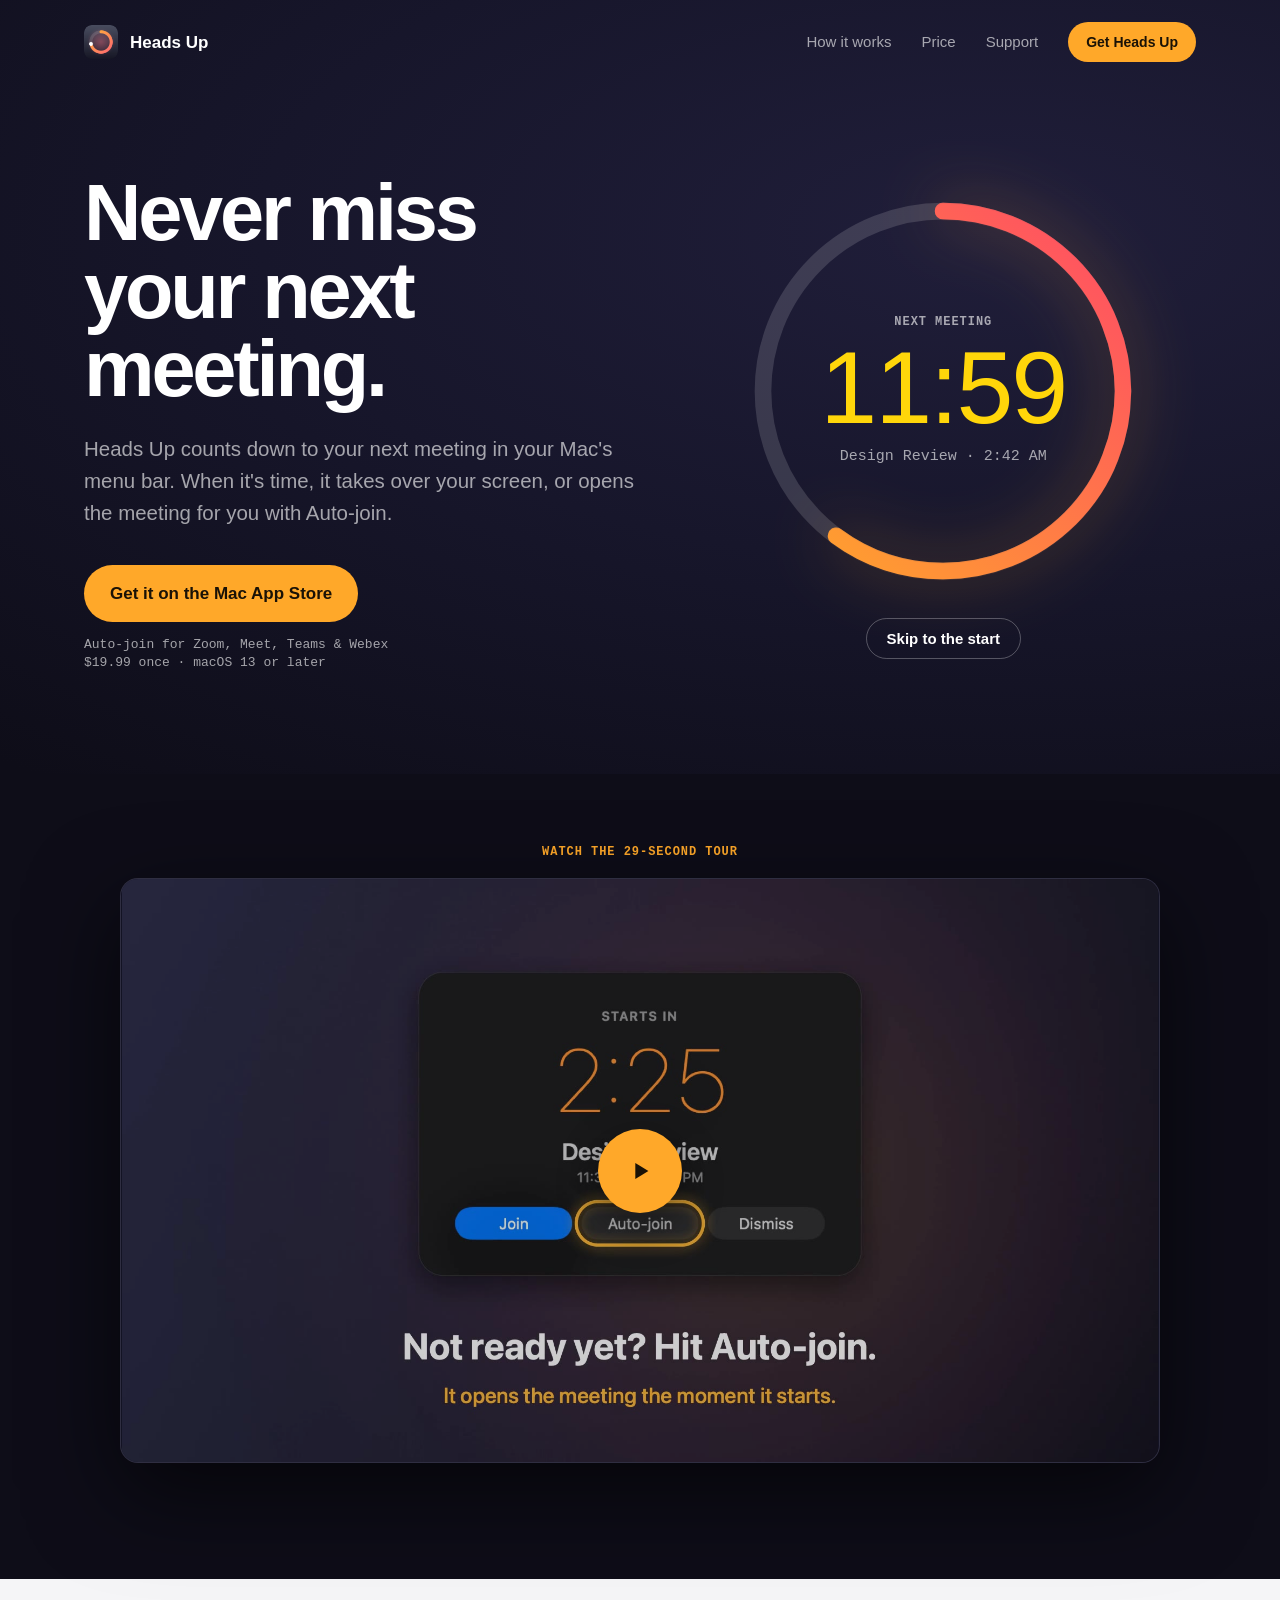
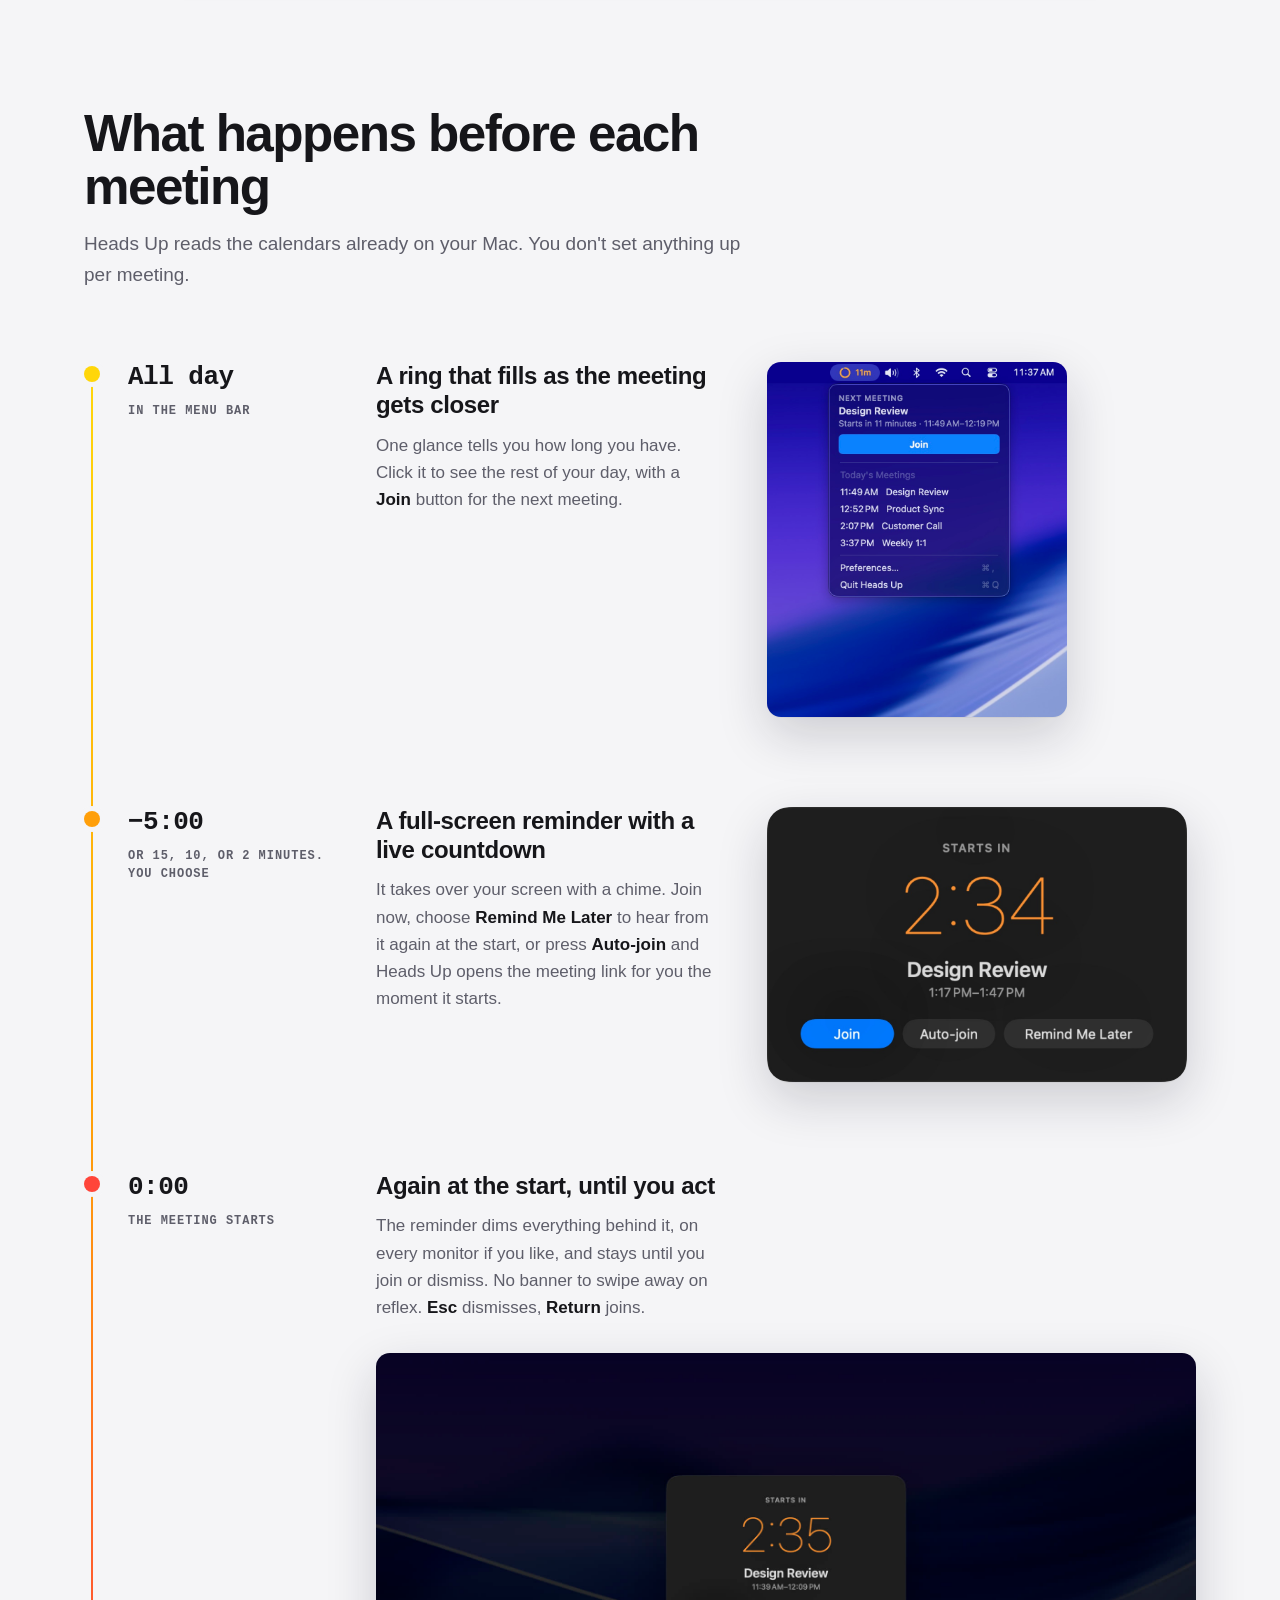
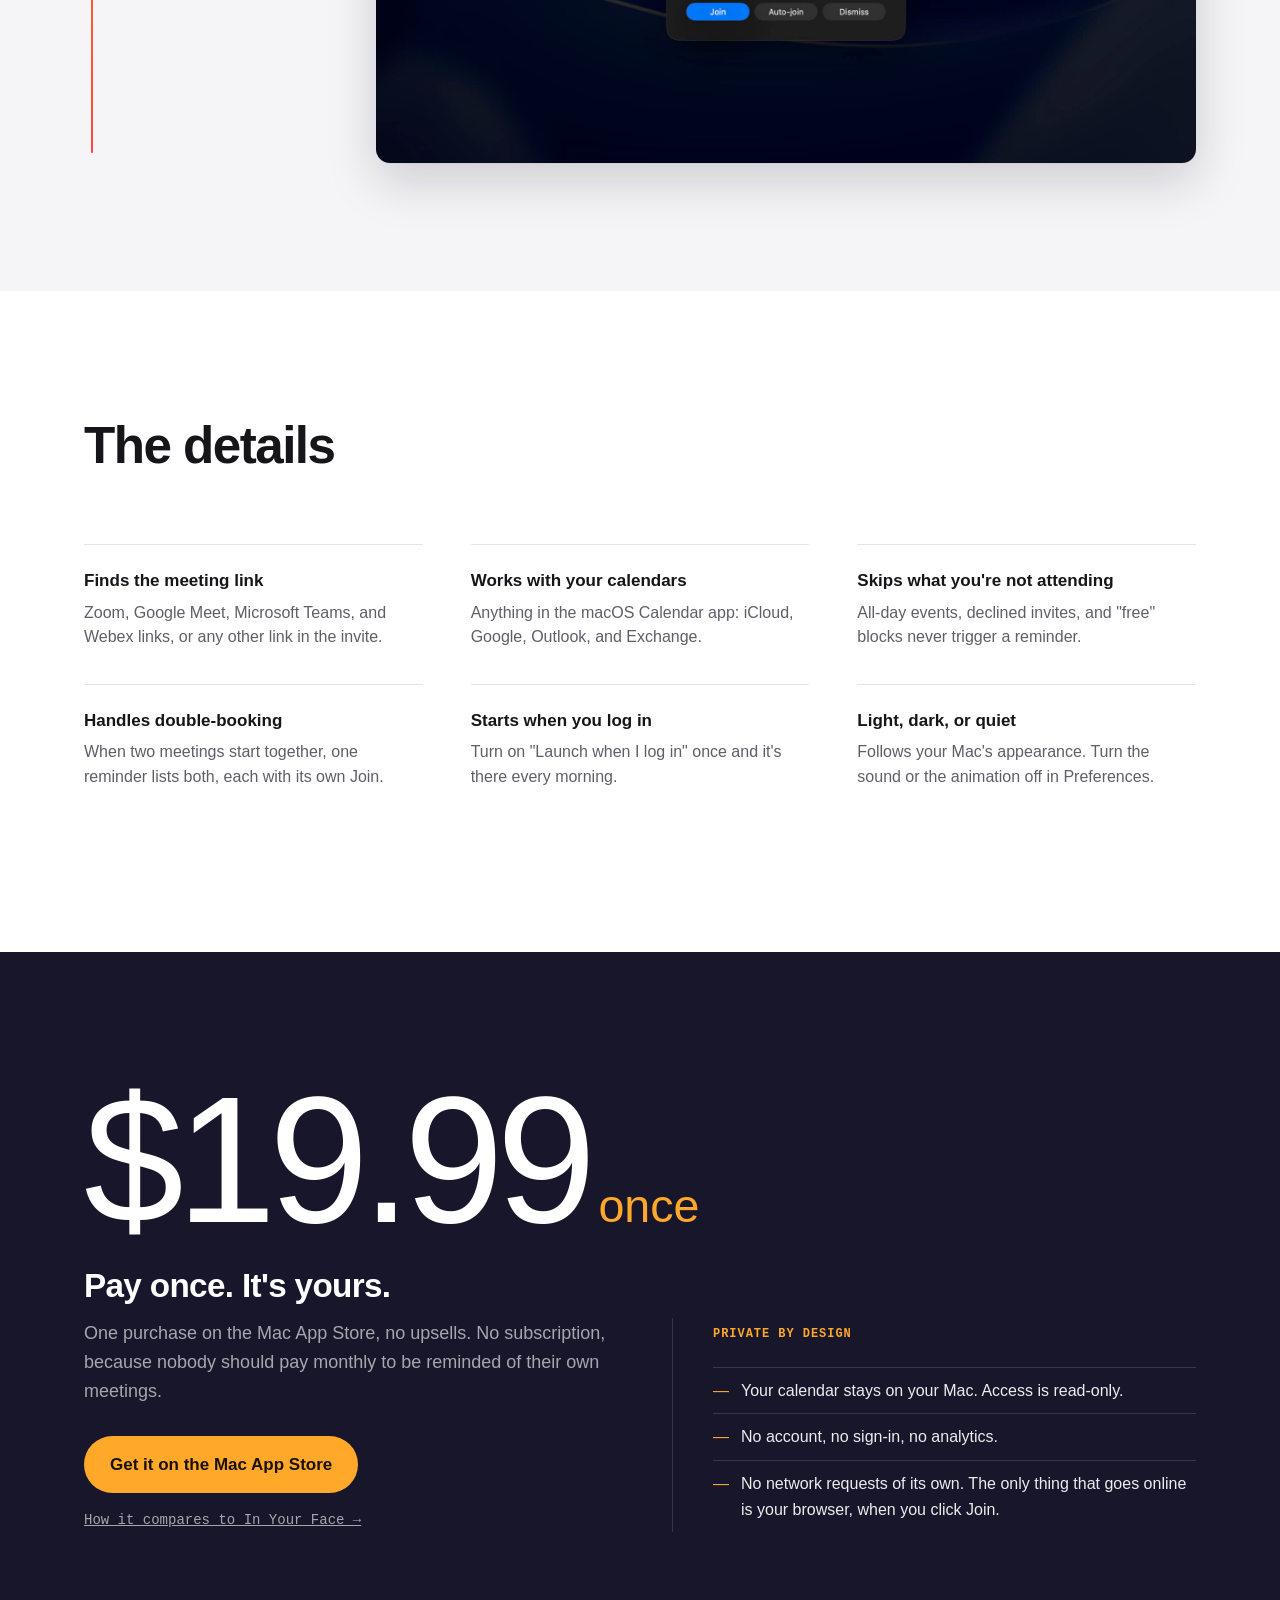
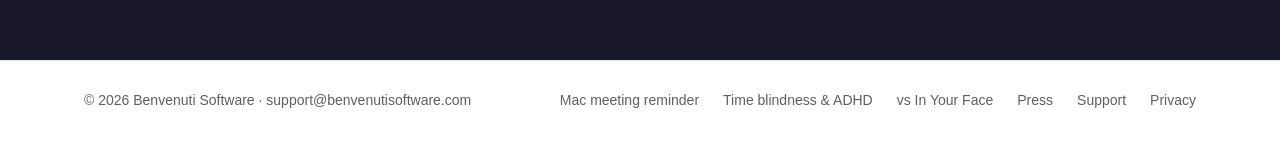
<file: index.html>
<!DOCTYPE html>
<html lang="en">
<head>
<meta charset="utf-8">
<meta name="viewport" content="width=device-width, initial-scale=1">
<title>Heads Up — Meeting Reminders &amp; Auto-join for Mac</title>
<meta name="description" content="A Mac menu bar countdown to your next meeting, a full-screen reminder when it starts, and Auto-join that opens Zoom, Meet, or Teams for you. $19.99 once. No account, no tracking.">
<link rel="canonical" href="https://headsup.benvenutisoftware.com/">
<link rel="icon" href="./favicon.svg" type="image/svg+xml">
<meta name="theme-color" content="#17162B">
<meta property="og:type" content="website">
<meta property="og:site_name" content="Heads Up">
<meta property="og:title" content="Heads Up — Meeting Reminders &amp; Auto-join for Mac">
<meta property="og:description" content="Counts down to your next meeting in your menu bar, takes over your screen when it's time, and Auto-join opens the meeting for you. $19.99 once — no subscription.">
<meta property="og:url" content="https://headsup.benvenutisoftware.com/">
<meta property="og:image" content="https://headsup.benvenutisoftware.com/social.png">
<meta property="og:image:width" content="1200">
<meta property="og:image:height" content="630">
<meta name="twitter:card" content="summary_large_image">
<meta name="twitter:title" content="Heads Up — Meeting Reminders &amp; Auto-join for Mac">
<meta name="twitter:description" content="Counts down to your next meeting in your menu bar, takes over your screen when it's time, and Auto-join opens the meeting for you. $19.99 once — no subscription.">
<meta name="twitter:image" content="https://headsup.benvenutisoftware.com/social.png">
<script type="application/ld+json">
{
  "@context": "https://schema.org",
  "@type": "SoftwareApplication",
  "name": "Heads Up",
  "url": "https://headsup.benvenutisoftware.com",
  "description": "A macOS menu bar app that counts down to your next meeting, shows a full-screen reminder you can't miss, and can open the meeting for you with Auto-join.",
  "operatingSystem": "macOS 13.0 or later",
  "applicationCategory": "ProductivityApplication",
  "offers": { "@type": "Offer", "price": "19.99", "priceCurrency": "USD" },
  "publisher": { "@type": "Organization", "name": "Benvenuti Software", "url": "https://benvenutisoftware.com" }
}
</script>
<script type="application/ld+json">
{
  "@context": "https://schema.org",
  "@type": "VideoObject",
  "name": "Heads Up — never miss your next meeting",
  "description": "A 29-second tour of Heads Up for Mac: the menu bar countdown, the full-screen meeting reminder, and Auto-join.",
  "thumbnailUrl": "https://headsup.benvenutisoftware.com/video/promo-poster.jpg",
  "contentUrl": "https://headsup.benvenutisoftware.com/video/promo.mp4",
  "uploadDate": "2026-10-21T12:00:00-07:00",
  "duration": "PT29S"
}
</script>
<style>
  /* Tokens. The three countdown colours are the app's own: yellow while more
     than five minutes remain, orange inside five, red at the start. They mean
     the same thing everywhere on this page. */
  :root {
    --dusk: #17162B;  --dusk-2: #201E3A;  --night: #0E0D18;
    --paper: #F5F5F7; --white: #FFFFFF;   --ink: #16161A; --muted: #5E5E6A; --line: #E3E3E9;
    --amber: #FFA829; --coral: #FF4A66;   --join: #0A84FF;
    --t-yellow: #FFD60A; --t-orange: #FF9F0A; --t-red: #FF453A;
    --on-dark: rgba(255,255,255,.92); --on-dark-2: rgba(255,255,255,.62); --on-dark-3: rgba(255,255,255,.14);
    --sans: -apple-system, BlinkMacSystemFont, "SF Pro Text", "Segoe UI", Roboto, Helvetica, Arial, sans-serif;
    --mono: ui-monospace, "SF Mono", SFMono-Regular, Menlo, Consolas, monospace;
    --gutter: clamp(20px, 5vw, 72px);
  }
  * { box-sizing: border-box; }
  html { -webkit-text-size-adjust: 100%; scroll-behavior: smooth; }
  body { margin: 0; background: var(--white); color: var(--ink); font: 17px/1.6 var(--sans); -webkit-font-smoothing: antialiased; }
  a { color: inherit; }
  img { display: block; max-width: 100%; height: auto; }
  h1, h2, h3, p { margin: 0; }
  :focus-visible { outline: 3px solid var(--amber); outline-offset: 3px; border-radius: 6px; }
  .wrap { max-width: 1240px; margin: 0 auto; padding: 0 var(--gutter); }
  .label { font: 600 12px/1 var(--mono); letter-spacing: .08em; text-transform: uppercase; }

  .get {
    display: inline-flex; align-items: center; gap: 10px; text-decoration: none;
    background: var(--amber); color: #1A1206; font-weight: 650; font-size: 17px;
    padding: 15px 26px; border-radius: 999px; transition: background .15s;
  }
  .get:hover { background: #FFB64A; }
  .get-sm { font-size: 14px; padding: 9px 18px; }

  /* ---------- Hero ---------- */
  .hero { background: radial-gradient(120% 90% at 78% 30%, var(--dusk-2) 0%, var(--dusk) 48%, var(--night) 100%); color: var(--on-dark); }
  .nav { display: flex; align-items: center; justify-content: space-between; gap: 16px; padding-top: 22px; padding-bottom: 22px; }
  .brand { display: flex; align-items: center; gap: 12px; font-weight: 650; font-size: 17px; text-decoration: none; color: #fff; }
  .brand img { width: 34px; height: 34px; border-radius: 8px; }
  .nav-links { display: flex; align-items: center; gap: 30px; font-size: 15px; }
  .nav-links a:not(.get) { color: var(--on-dark-2); text-decoration: none; }
  .nav-links a:not(.get):hover { color: #fff; }

  .hero-grid {
    display: grid; grid-template-columns: minmax(0, 1.05fr) minmax(0, .95fr); gap: 48px; align-items: center;
    padding-top: clamp(40px, 7vw, 96px); padding-bottom: clamp(56px, 8vw, 112px);
  }
  .hero h1 { font-size: clamp(44px, 6.2vw, 86px); line-height: .98; letter-spacing: -.04em; font-weight: 750; color: #fff; }
  .hero-sub { margin-top: 26px; font-size: clamp(18px, 1.6vw, 21px); line-height: 1.55; color: var(--on-dark-2); max-width: 30em; }
  .hero-cta { margin-top: 36px; display: flex; flex-wrap: wrap; align-items: center; gap: 14px 22px; }
  .hero-cta .fine { font: 500 13px/1.4 var(--mono); color: var(--on-dark-2); }

  /* The signature: a live countdown ring. */
  .clock { display: flex; flex-direction: column; align-items: center; gap: 22px; }
  .dial { position: relative; width: min(400px, 82vw); aspect-ratio: 1; }
  .dial svg { width: 100%; height: 100%; transform: rotate(-90deg); overflow: visible; }
  .dial .track { stroke: var(--on-dark-3); }
  .dial .arc { transition: stroke-dashoffset .25s linear; filter: drop-shadow(0 0 18px rgba(255,168,41,.35)); }
  .dial-face { position: absolute; inset: 0; display: flex; flex-direction: column; align-items: center; justify-content: center; text-align: center; }
  .dial-label { color: var(--on-dark-2); }
  .dial-count {
    font-size: clamp(64px, 8vw, 104px); font-weight: 100; line-height: 1.05; letter-spacing: -.02em;
    font-variant-numeric: tabular-nums; color: var(--t-yellow); margin: 6px 0 4px;
  }
  .dial-until { font: 500 15px/1.4 var(--mono); color: var(--on-dark-2); }
  .try {
    font: 600 15px/1 var(--sans); color: #fff; background: transparent; cursor: pointer;
    border: 1px solid rgba(255,255,255,.28); border-radius: 999px; padding: 12px 20px;
  }
  .try:hover { border-color: #fff; }
  .try[disabled] { opacity: .45; cursor: default; }

  /* ---------- Video ---------- */
  .film { background: var(--night); padding: 0 0 clamp(64px, 9vw, 120px); }
  .film .label { color: var(--amber); text-align: center; padding-top: clamp(48px, 6vw, 72px); margin-bottom: 20px; }
  .video-frame {
    position: relative; max-width: 1040px; margin: 0 auto; border-radius: 18px; overflow: hidden; aspect-ratio: 16 / 9;
    background: var(--dusk); border: 1px solid rgba(255,255,255,.10); box-shadow: 0 30px 90px rgba(0,0,0,.6);
  }
  .video-frame video { display: block; width: 100%; height: 100%; }
  .play { position: absolute; inset: 0; display: flex; align-items: center; justify-content: center; background: rgba(8,8,14,.2); border: 0; padding: 0; cursor: pointer; }
  .play span { width: 84px; height: 84px; border-radius: 50%; display: flex; align-items: center; justify-content: center; background: var(--amber); box-shadow: 0 14px 40px rgba(0,0,0,.45); transition: transform .15s; }
  .play:hover span { transform: scale(1.06); }
  .play:focus-visible { outline: none; }
  .play:focus-visible span { outline: 3px solid #fff; outline-offset: 4px; }

  /* ---------- Timeline: what happens before a meeting ---------- */
  .timeline { background: var(--paper); padding: clamp(72px, 10vw, 136px) 0; }
  .section-head { max-width: 40em; margin-bottom: clamp(40px, 6vw, 72px); }
  .section-head h2 { font-size: clamp(32px, 4vw, 52px); line-height: 1.04; letter-spacing: -.03em; font-weight: 750; }
  .section-head p { margin-top: 16px; font-size: 19px; color: var(--muted); }
  .stops { list-style: none; margin: 0; padding: 0; position: relative; }
  .stops::before { content: ""; position: absolute; left: 7px; top: 10px; bottom: 10px; width: 2px; background: linear-gradient(var(--t-yellow), var(--t-orange) 55%, var(--t-red)); border-radius: 2px; }
  .stop { position: relative; display: grid; grid-template-columns: 200px minmax(0, 1fr) minmax(0, 1.25fr); gap: 32px 48px; align-items: start; padding: 0 0 clamp(56px, 7vw, 96px) 44px; }
  .stop:last-child { padding-bottom: 0; }
  .stop::before { content: ""; position: absolute; left: 0; top: 4px; width: 16px; height: 16px; border-radius: 50%; background: var(--dot); box-shadow: 0 0 0 5px var(--paper); }
  .stop.y { --dot: var(--t-yellow); } .stop.o { --dot: var(--t-orange); } .stop.r { --dot: var(--t-red); }
  .when { padding-top: 2px; }
  .when .t { font: 600 26px/1 var(--mono); letter-spacing: -.02em; color: var(--ink); }
  .when .label { display: block; margin-top: 10px; color: var(--muted); line-height: 1.5; }
  .stop h3 { font-size: 24px; line-height: 1.2; letter-spacing: -.015em; font-weight: 700; }
  .stop p { margin-top: 12px; color: var(--muted); font-size: 17px; }
  .stop p strong { color: var(--ink); font-weight: 600; }
  .shot { border-radius: 14px; overflow: hidden; background: var(--dusk); box-shadow: 0 1px 0 rgba(0,0,0,.04), 0 18px 50px rgba(23,22,43,.18); }
  .shot.tall { max-width: min(300px, 100%); }
  .stop.r .shot { grid-column: 2 / -1; }
  .shot.card { max-width: min(420px, 100%); border-radius: 22px; }

  /* ---------- Details ---------- */
  .details { padding: clamp(72px, 10vw, 128px) 0; }
  .facts { display: grid; grid-template-columns: repeat(3, minmax(0, 1fr)); gap: 0 48px; margin: 0; }
  .fact { border-top: 1px solid var(--line); padding: 22px 0 34px; }
  .fact dt { font-weight: 650; font-size: 17px; }
  .fact dd { margin: 6px 0 0; color: var(--muted); font-size: 16px; line-height: 1.55; }

  /* ---------- Price + privacy ---------- */
  .deal { background: var(--dusk); color: var(--on-dark); padding: clamp(72px, 10vw, 128px) 0; }
  .deal-grid { display: grid; grid-template-columns: minmax(0, 1fr) minmax(0, 1fr); gap: 64px; align-items: end; }
  .price { font-size: clamp(96px, 14vw, 184px); font-weight: 100; line-height: .9; letter-spacing: -.04em; font-variant-numeric: tabular-nums; color: #fff; }
  .price small { font-size: .26em; font-weight: 500; letter-spacing: 0; color: var(--amber); margin-left: .2em; }
  .deal h2 { margin-top: 26px; font-size: clamp(26px, 2.6vw, 34px); letter-spacing: -.02em; line-height: 1.15; font-weight: 700; color: #fff; }
  .deal p { margin-top: 14px; color: var(--on-dark-2); font-size: 18px; max-width: 32em; }
  .deal .get { margin-top: 30px; }
  .deal .compare { display: inline-block; margin-top: 18px; font: 500 14px/1.4 var(--mono); color: var(--on-dark-2); }
  .deal .compare:hover { color: #fff; }
  .private { border-left: 1px solid var(--on-dark-3); padding-left: 40px; }
  .private ul { list-style: none; margin: 22px 0 0; padding: 0; }
  .private li { display: flex; gap: 12px; padding: 10px 0; border-top: 1px solid var(--on-dark-3); font-size: 16px; color: var(--on-dark); }
  .private li::before { content: "—"; color: var(--amber); }

  footer { border-top: 1px solid var(--line); }
  .foot { display: flex; justify-content: space-between; gap: 16px 32px; flex-wrap: wrap; padding-top: 28px; padding-bottom: 36px; font-size: 14px; color: var(--muted); }
  .foot nav { display: flex; gap: 10px 24px; flex-wrap: wrap; }
  .foot a { text-decoration: none; }
  .foot a:hover { color: var(--ink); }

  /* ---------- The takeover demo (a faithful copy of the app's at-start reminder) ---------- */
  .takeover {
    position: fixed; inset: 0; z-index: 100; display: flex; flex-direction: column; align-items: center; justify-content: center; gap: 28px;
    padding: 24px; background: rgba(6,6,12,.62); -webkit-backdrop-filter: blur(18px) saturate(1.2); backdrop-filter: blur(18px) saturate(1.2);
    animation: fade .35s ease-out;
  }
  .takeover[hidden] { display: none; }
  .rcard {
    width: min(400px, 100%); padding: 32px; border-radius: 20px; text-align: center; color: #fff;
    background: #262626; border: 1px solid rgba(255,255,255,.08); box-shadow: 0 16px 68px rgba(0,0,0,.45);
    font-family: var(--sans);
  }
  .rc-label { font-size: 11px; font-weight: 600; letter-spacing: .07em; text-transform: uppercase; color: rgba(255,255,255,.55); }
  .rc-count { font-size: 76px; font-weight: 100; line-height: 1.1; font-variant-numeric: tabular-nums; color: var(--t-red); margin-top: 2px; }
  .rc-title { margin-top: 6px; font-size: 20px; font-weight: 600; }
  .rc-range { margin-top: 2px; font-size: 12px; color: rgba(255,255,255,.55); }
  .rc-actions { display: flex; gap: 8px; margin-top: 18px; }
  .rc-btn { flex: 1; font: 500 14px/1 var(--sans); color: #fff; background: rgba(255,255,255,.12); border: 0; border-radius: 999px; padding: 9px 0; cursor: pointer; }
  .rc-btn.join { background: var(--join); }
  .tk-note { max-width: 30em; text-align: center; font-size: 15px; line-height: 1.55; color: rgba(255,255,255,.8); }
  .tk-note kbd { font: 600 12px var(--mono); border: 1px solid rgba(255,255,255,.35); border-radius: 5px; padding: 1px 6px; }
  #precard .rc-count { color: var(--t-orange); }
  .rc-btn.later { flex: 0 0 auto; padding: 9px 16px; }   /* natural width, as in the app */
  .toast {
    position: fixed; z-index: 110; left: 50%; bottom: 28px; transform: translateX(-50%); width: max-content; max-width: calc(100% - 32px);
    background: #262626; color: #fff; border: 1px solid rgba(255,255,255,.1); border-radius: 12px; padding: 12px 18px;
    font-size: 15px; box-shadow: 0 12px 40px rgba(0,0,0,.4); animation: fade .25s ease-out;
  }
  .toast[hidden] { display: none; }
  @keyframes fade { from { opacity: 0; } to { opacity: 1; } }
  .takeover .rcard { animation: rise .4s cubic-bezier(.2,.9,.3,1.2); }
  @keyframes rise { from { transform: scale(.94); opacity: 0; } to { transform: none; opacity: 1; } }

  /* ---------- Responsive ---------- */
  @media (max-width: 1000px) {
    .stop { grid-template-columns: minmax(0, 1fr) minmax(0, 1.2fr); }
    .when { grid-column: 1 / -1; display: flex; align-items: baseline; gap: 16px; }
    .when .label { margin-top: 0; }
    .facts { grid-template-columns: repeat(2, minmax(0, 1fr)); }
  }
  @media (max-width: 760px) {
    .nav-links a:not(.get) { display: none; }
    .hero-grid { grid-template-columns: 1fr; text-align: left; }
    .clock { order: -1; }
    .dial { width: min(300px, 78vw); }
    .stop { grid-template-columns: minmax(0, 1fr); gap: 18px; padding-left: 36px; }
    .stop.r .shot { grid-column: auto; }
    .when { flex-direction: column; gap: 8px; }
    .facts { grid-template-columns: 1fr; }
    .deal-grid { grid-template-columns: 1fr; gap: 48px; }
    .private { border-left: 0; padding-left: 0; }
    .play span { width: 64px; height: 64px; }
  }
  @media (prefers-reduced-motion: reduce) {
    html { scroll-behavior: auto; }
    .dial .arc { transition: none; }
    .takeover, .takeover .rcard, .toast { animation: none; }
  }
</style>
</head>
<body>

<header class="hero">
  <div class="wrap nav">
    <a class="brand" href="/"><img src="./press/icon.png" alt="" width="34" height="34">Heads Up</a>
    <nav class="nav-links" aria-label="Main">
      <a href="#how">How it works</a>
      <a href="#price">Price</a>
      <a href="./support">Support</a>
      <a class="get get-sm" href="https://apps.apple.com/app/apple-store/id6794951718?pt=427591&amp;ct=web-home&amp;mt=8" target="_blank" rel="noopener">Get Heads Up</a>
    </nav>
  </div>

  <div class="wrap hero-grid">
    <div>
      <h1>Never miss your next meeting.</h1>
      <p class="hero-sub">Heads Up counts down to your next meeting in your Mac's menu bar. When it's time, it takes over your screen, or opens the meeting for you with Auto-join.</p>
      <div class="hero-cta">
        <a class="get" href="https://apps.apple.com/app/apple-store/id6794951718?pt=427591&amp;ct=web-home&amp;mt=8" target="_blank" rel="noopener">Get it on the Mac App Store</a>
        <span class="fine">Auto-join for Zoom, Meet, Teams &amp; Webex<br>$19.99 once · macOS 13 or later</span>
      </div>
    </div>

    <div class="clock">
      <div class="dial" role="timer" aria-live="off" aria-labelledby="dial-label">
        <svg viewBox="0 0 240 240" aria-hidden="true">
          <defs><linearGradient id="ringGrad" x1="0" y1="0" x2="1" y2="1"><stop stop-color="#FFA829"/><stop offset="1" stop-color="#FF4A66"/></linearGradient></defs>
          <circle class="track" cx="120" cy="120" r="108" fill="none" stroke-width="10"/>
          <circle class="arc" id="arc" cx="120" cy="120" r="108" fill="none" stroke="url(#ringGrad)" stroke-width="10" stroke-linecap="round" stroke-dasharray="678.6" stroke-dashoffset="678.6"/>
        </svg>
        <div class="dial-face">
          <span class="label dial-label" id="dial-label">Next meeting</span>
          <span class="dial-count" id="count">--:--</span>
          <span class="dial-until" id="until">&nbsp;</span>
        </div>
      </div>
      <button class="try" id="try" type="button">Skip to the start</button>
    </div>
  </div>
</header>

<section class="film" aria-labelledby="film-label">
  <div class="wrap">
    <div class="label" id="film-label">Watch the 29-second tour</div>
    <div class="video-frame">
      <video id="promo" src="./video/promo.mp4" poster="./video/promo-poster.jpg" preload="none" playsinline
             aria-label="Heads Up tour: menu bar countdown, full-screen reminder, and Auto-join"></video>
      <button class="play" type="button" aria-label="Play the tour">
        <span><svg width="28" height="28" viewBox="0 0 30 30" aria-hidden="true"><path d="M10 6.5 L24 15 L10 23.5 Z" fill="#1A1206"/></svg></span>
      </button>
    </div>
  </div>
</section>

<main>
  <section class="timeline" id="how" aria-labelledby="how-title">
    <div class="wrap">
      <div class="section-head">
        <h2 id="how-title">What happens before each meeting</h2>
        <p>Heads Up reads the calendars already on your Mac. You don't set anything up per meeting.</p>
      </div>

      <ol class="stops">
        <li class="stop y">
          <div class="when"><span class="t">All day</span><span class="label">In the menu bar</span></div>
          <div>
            <h3>A ring that fills as the meeting gets closer</h3>
            <p>One glance tells you how long you have. Click it to see the rest of your day, with a <strong>Join</strong> button for the next meeting.</p>
          </div>
          <img class="shot tall" src="./img/dropdown.jpg" width="846" height="1002" loading="lazy"
               alt="The Heads Up menu open from the menu bar, showing the next meeting with a Join button and the day's meetings">
        </li>
        <li class="stop o">
          <div class="when"><span class="t">−5:00</span><span class="label">Or 15, 10, or 2 minutes. You choose</span></div>
          <div>
            <h3>A full-screen reminder with a live countdown</h3>
            <p>It takes over your screen with a chime. Join now, choose <strong>Remind Me Later</strong> to hear from it again at the start, or press <strong>Auto-join</strong> and Heads Up opens the meeting link for you the moment it starts.</p>
          </div>
          <img class="shot card" src="./img/card.jpg" width="1200" height="786" loading="lazy"
               alt="The reminder: Starts in 2:34, Design Review, with Join, Auto-join, and Remind Me Later buttons">
        </li>
        <li class="stop r">
          <div class="when"><span class="t">0:00</span><span class="label">The meeting starts</span></div>
          <div>
            <h3>Again at the start, until you act</h3>
            <p>The reminder dims everything behind it, on every monitor if you like, and stays until you join or dismiss. No banner to swipe away on reflex. <strong>Esc</strong> dismisses, <strong>Return</strong> joins.</p>
          </div>
          <img class="shot" src="./img/takeover.jpg" width="1800" height="900" loading="lazy"
               alt="A Mac desktop dimmed behind the Heads Up reminder for Design Review">
        </li>
      </ol>
    </div>
  </section>

  <section class="details" aria-labelledby="details-title">
    <div class="wrap">
      <div class="section-head">
        <h2 id="details-title">The details</h2>
      </div>
      <dl class="facts">
        <div class="fact"><dt>Finds the meeting link</dt><dd>Zoom, Google Meet, Microsoft Teams, and Webex links, or any other link in the invite.</dd></div>
        <div class="fact"><dt>Works with your calendars</dt><dd>Anything in the macOS Calendar app: iCloud, Google, Outlook, and Exchange.</dd></div>
        <div class="fact"><dt>Skips what you're not attending</dt><dd>All-day events, declined invites, and "free" blocks never trigger a reminder.</dd></div>
        <div class="fact"><dt>Handles double-booking</dt><dd>When two meetings start together, one reminder lists both, each with its own Join.</dd></div>
        <div class="fact"><dt>Starts when you log in</dt><dd>Turn on "Launch when I log in" once and it's there every morning.</dd></div>
        <div class="fact"><dt>Light, dark, or quiet</dt><dd>Follows your Mac's appearance. Turn the sound or the animation off in Preferences.</dd></div>
      </dl>
    </div>
  </section>

  <section class="deal" id="price" aria-labelledby="price-title">
    <div class="wrap deal-grid">
      <div>
        <div class="price" aria-hidden="true">$19.99<small>once</small></div>
        <h2 id="price-title">Pay once. It's yours.</h2>
        <p>One purchase on the Mac App Store, no upsells. No subscription, because nobody should pay monthly to be reminded of their own meetings.</p>
        <a class="get" href="https://apps.apple.com/app/apple-store/id6794951718?pt=427591&amp;ct=web-home&amp;mt=8" target="_blank" rel="noopener">Get it on the Mac App Store</a><br>
        <a class="compare" href="./vs-in-your-face">How it compares to In Your Face →</a>
      </div>
      <div class="private">
        <span class="label" style="color: var(--amber)">Private by design</span>
        <ul>
          <li>Your calendar stays on your Mac. Access is read-only.</li>
          <li>No account, no sign-in, no analytics.</li>
          <li>No network requests of its own. The only thing that goes online is your browser, when you click Join.</li>
        </ul>
      </div>
    </div>
  </section>

</main>

<footer>
  <div class="wrap foot">
    <span>© 2026 Benvenuti Software · <a href="mailto:support@benvenutisoftware.com">support@benvenutisoftware.com</a></span>
    <nav aria-label="Footer">
      <a href="./mac-meeting-reminder">Mac meeting reminder</a>
      <a href="./time-blindness">Time blindness &amp; ADHD</a>
      <a href="./vs-in-your-face">vs In Your Face</a>
      <a href="./press">Press</a>
      <a href="./support">Support</a>
      <a href="./privacy">Privacy</a>
    </nav>
  </div>
</footer>

<div class="takeover" id="precard" role="dialog" aria-modal="true" aria-labelledby="pc-title" aria-describedby="pc-note" hidden>
  <div class="rcard">
    <div class="rc-label">Starts in</div>
    <div class="rc-count" id="pc-count">0:10</div>
    <div class="rc-title" id="pc-title">Design Review</div>
    <div class="rc-range" id="pc-range"></div>
    <div class="rc-actions">
      <button class="rc-btn join" id="pc-join" type="button">Join</button>
      <button class="rc-btn" id="pc-auto" type="button" title="Opens the meeting automatically when it starts">Auto-join</button>
      <button class="rc-btn later" id="pc-dismiss" type="button">Remind Me Later</button>
    </div>
  </div>
  <p class="tk-note" id="pc-note">This is the reminder a few minutes before a meeting (here, ten seconds). Remind Me Later hides it until the meeting starts.</p>
</div>
<div class="toast" id="toast" role="status" hidden></div>

<div class="takeover" id="takeover" role="dialog" aria-modal="true" aria-labelledby="tk-title" aria-describedby="tk-note" hidden>
  <div class="rcard">
    <div class="rc-label">Starts in</div>
    <div class="rc-count">0:00</div>
    <div class="rc-title" id="tk-title">Design Review</div>
    <div class="rc-range" id="tk-range"></div>
    <div class="rc-actions">
      <button class="rc-btn join" id="tk-join" type="button">Join</button>
      <button class="rc-btn" id="tk-dismiss" type="button">Dismiss</button>
    </div>
  </div>
  <p class="tk-note" id="tk-note">This is what Heads Up does when a meeting starts. In the app, Join opens the meeting link. Press <kbd>esc</kbd> to dismiss.</p>
</div>

<script>
(function () {
  // Tour video: load and play only on request.
  var video = document.getElementById('promo'), play = video.nextElementSibling;
  play.addEventListener('click', function () { play.remove(); video.controls = true; video.play(); });

  // Live dial: an example meeting counting down, as the app does.
  // "Skip to the start" plays the last ten seconds the way the app would:
  // the early reminder (Join / Auto-join / Remind Me Later), then, at 0:00, either
  // the full-screen reminder or, after Auto-join, the meeting opening.
  var $ = function (id) { return document.getElementById(id); };
  var arc = $('arc'), count = $('count'), until = $('until'), tryBtn = $('try'),
      precard = $('precard'), takeover = $('takeover'), toast = $('toast'), note = $('tk-note'),
      noteHTML = note.innerHTML, CIRC = 678.6, LEAD = 12 * 60000,
      start = 0, phase = 'idle', toastTimer = null;   // phase: idle | card | waiting | auto
  var timeFmt = new Intl.DateTimeFormat(undefined, { hour: 'numeric', minute: '2-digit' });

  function color(sec) { return sec <= 0 ? 'var(--t-red)' : sec <= 300 ? 'var(--t-orange)' : 'var(--t-yellow)'; }
  function mmss(sec) { var s = Math.max(0, Math.ceil(sec)); return Math.floor(s / 60) + ':' + String(s % 60).padStart(2, '0'); }
  function range() { return timeFmt.format(start) + '\u2013' + timeFmt.format(start + 30 * 60000); }
  function schedule(ms) { start = Date.now() + ms; until.textContent = 'Design Review · ' + timeFmt.format(start); }

  function say(text) {
    toast.textContent = text; toast.hidden = false;
    clearTimeout(toastTimer); toastTimer = setTimeout(function () { toast.hidden = true; }, 4200);
  }

  function reset() {
    phase = 'idle'; precard.hidden = true; tryBtn.disabled = false;
    document.body.style.overflow = '';
    schedule(LEAD);
  }

  function tick() {
    var left = (start - Date.now()) / 1000;
    if (left <= 0) {
      if (phase === 'card' || phase === 'waiting') { precard.hidden = true; showTakeover(); return; }
      if (phase === 'auto') { say('0:00. In the app, Design Review\'s meeting link opens now.'); reset(); tryBtn.focus(); return; }
      schedule(LEAD);   // nobody asked for the demo; roll on to the next meeting
      left = LEAD / 1000;
    }
    count.textContent = mmss(left);
    count.style.color = color(Math.ceil(left));
    $('pc-count').textContent = mmss(left);
    arc.style.strokeDashoffset = CIRC * Math.min(1, left / 1800);   // ring spans the last half hour
  }

  tryBtn.addEventListener('click', function () {
    schedule(10000);
    phase = 'card'; tryBtn.disabled = true;
    $('pc-range').textContent = range();
    precard.hidden = false;
    document.body.style.overflow = 'hidden';
    $('pc-join').focus();
    tick();
  });

  function closeCard(next) { precard.hidden = true; document.body.style.overflow = ''; phase = next; tryBtn.focus(); }
  $('pc-join').addEventListener('click', function () {
    say('In the app, Join opens the meeting link right away.'); reset(); tryBtn.focus();
  });
  $('pc-auto').addEventListener('click', function () {
    closeCard('auto'); say('Auto-join is on. Heads Up will open the meeting when it starts.');
  });
  $('pc-dismiss').addEventListener('click', function () { closeCard('waiting'); });

  function showTakeover() {
    note.innerHTML = noteHTML;
    $('tk-range').textContent = range();
    takeover.hidden = false;
    document.body.style.overflow = 'hidden';
    $('tk-join').focus();
  }
  function hideTakeover() {
    takeover.hidden = true;
    document.body.style.overflow = '';
    reset(); tryBtn.focus(); tick();
  }
  $('tk-dismiss').addEventListener('click', hideTakeover);
  $('tk-join').addEventListener('click', function () {
    note.textContent = 'In the app, that opens your Zoom, Meet, Teams, or Webex link. Here, it just closes the demo.';
    setTimeout(hideTakeover, 1800);
  });
  document.addEventListener('keydown', function (e) {
    if (!precard.hidden) {
      if (e.key === 'Escape') closeCard('waiting');
      if (e.key === 'Tab') { // keep focus on the three buttons, like a modal window
        var first = $('pc-join'), last = $('pc-dismiss');
        if (e.shiftKey && document.activeElement === first) { e.preventDefault(); last.focus(); }
        else if (!e.shiftKey && document.activeElement === last) { e.preventDefault(); first.focus(); }
      }
      return;
    }
    if (takeover.hidden) return;
    if (e.key === 'Escape') hideTakeover();
    if (e.key === 'Tab') { // keep focus on the two buttons, like a modal window
      var a = $('tk-join'), b = $('tk-dismiss');
      if (e.shiftKey && document.activeElement === a) { e.preventDefault(); b.focus(); }
      else if (!e.shiftKey && document.activeElement === b) { e.preventDefault(); a.focus(); }
    }
  });

  tick();
  setInterval(tick, 250);
})();
</script>
<!-- Cloudflare Web Analytics --><script type='module' src='https://static.cloudflareinsights.com/beacon.min.js' data-cf-beacon='{"token": "0b0d71506e574d80b046dca130797587"}'></script><!-- End Cloudflare Web Analytics -->
</body>
</html>
</file>
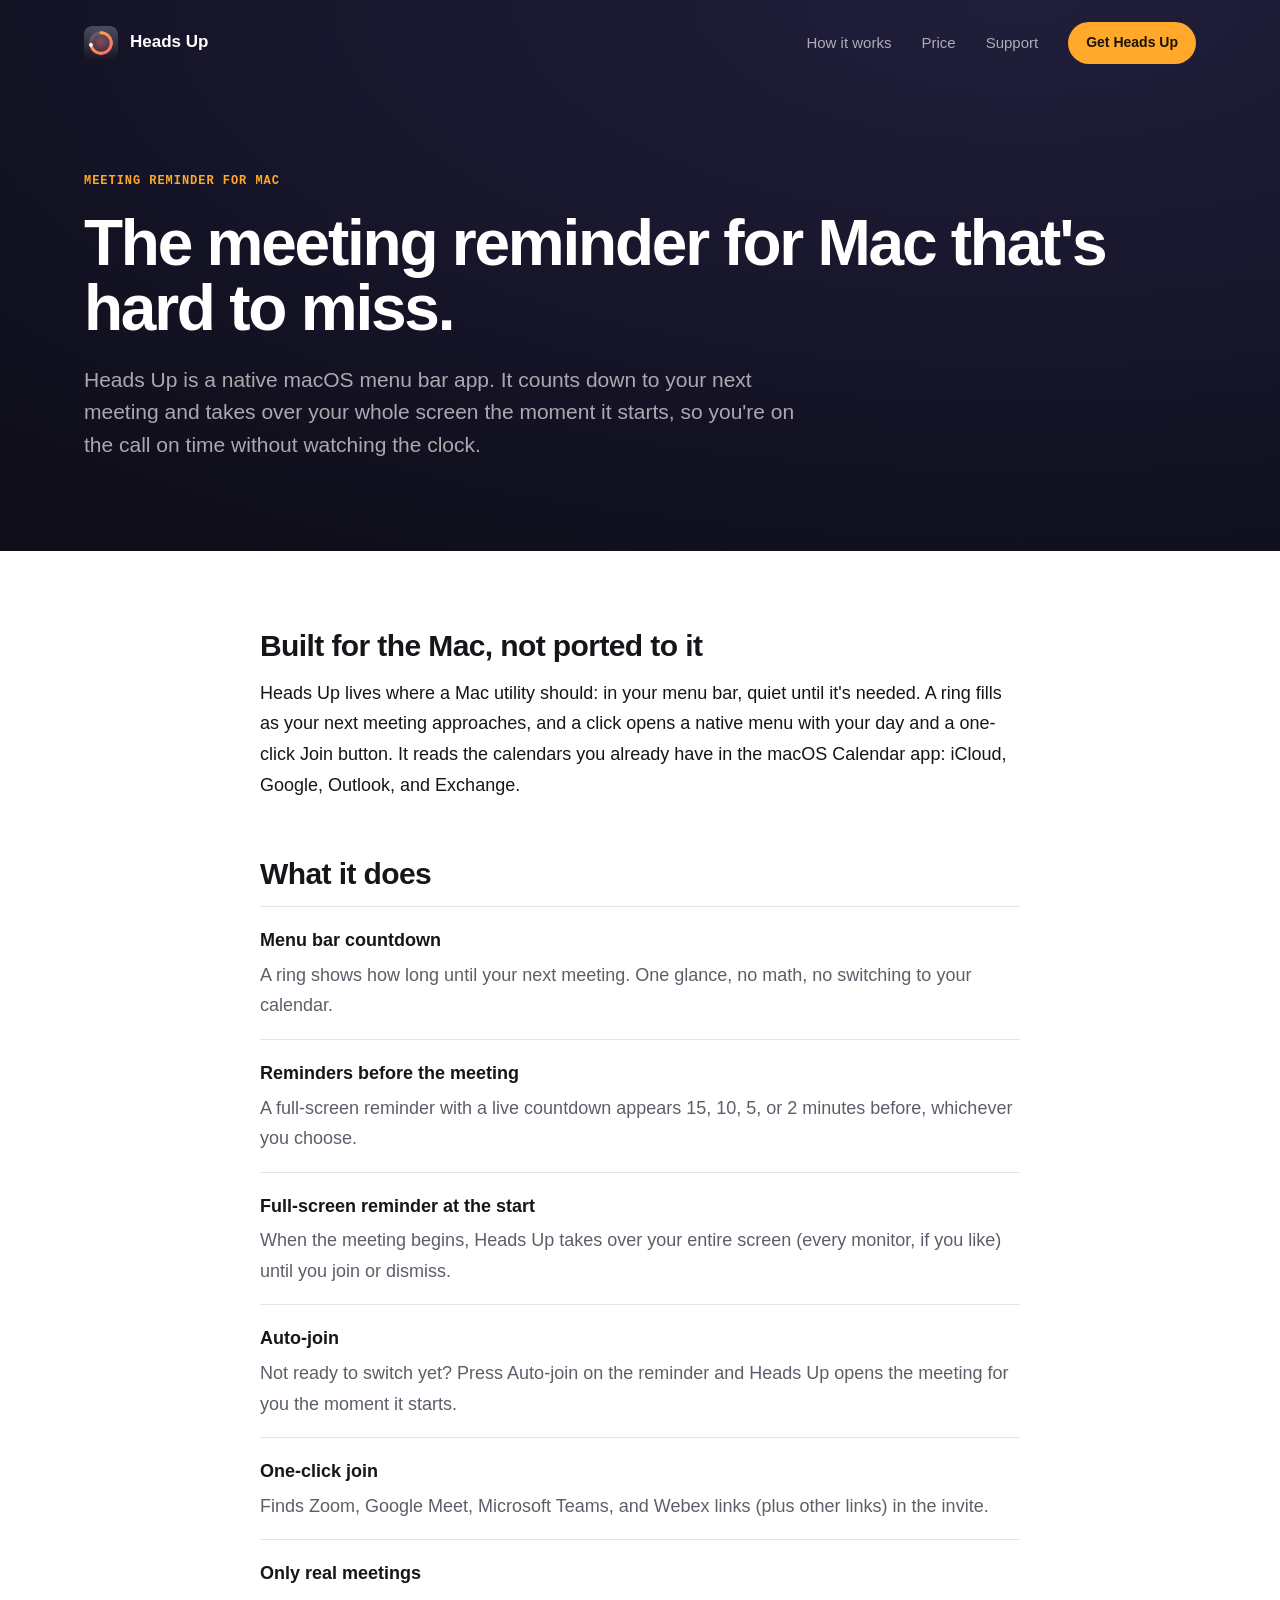
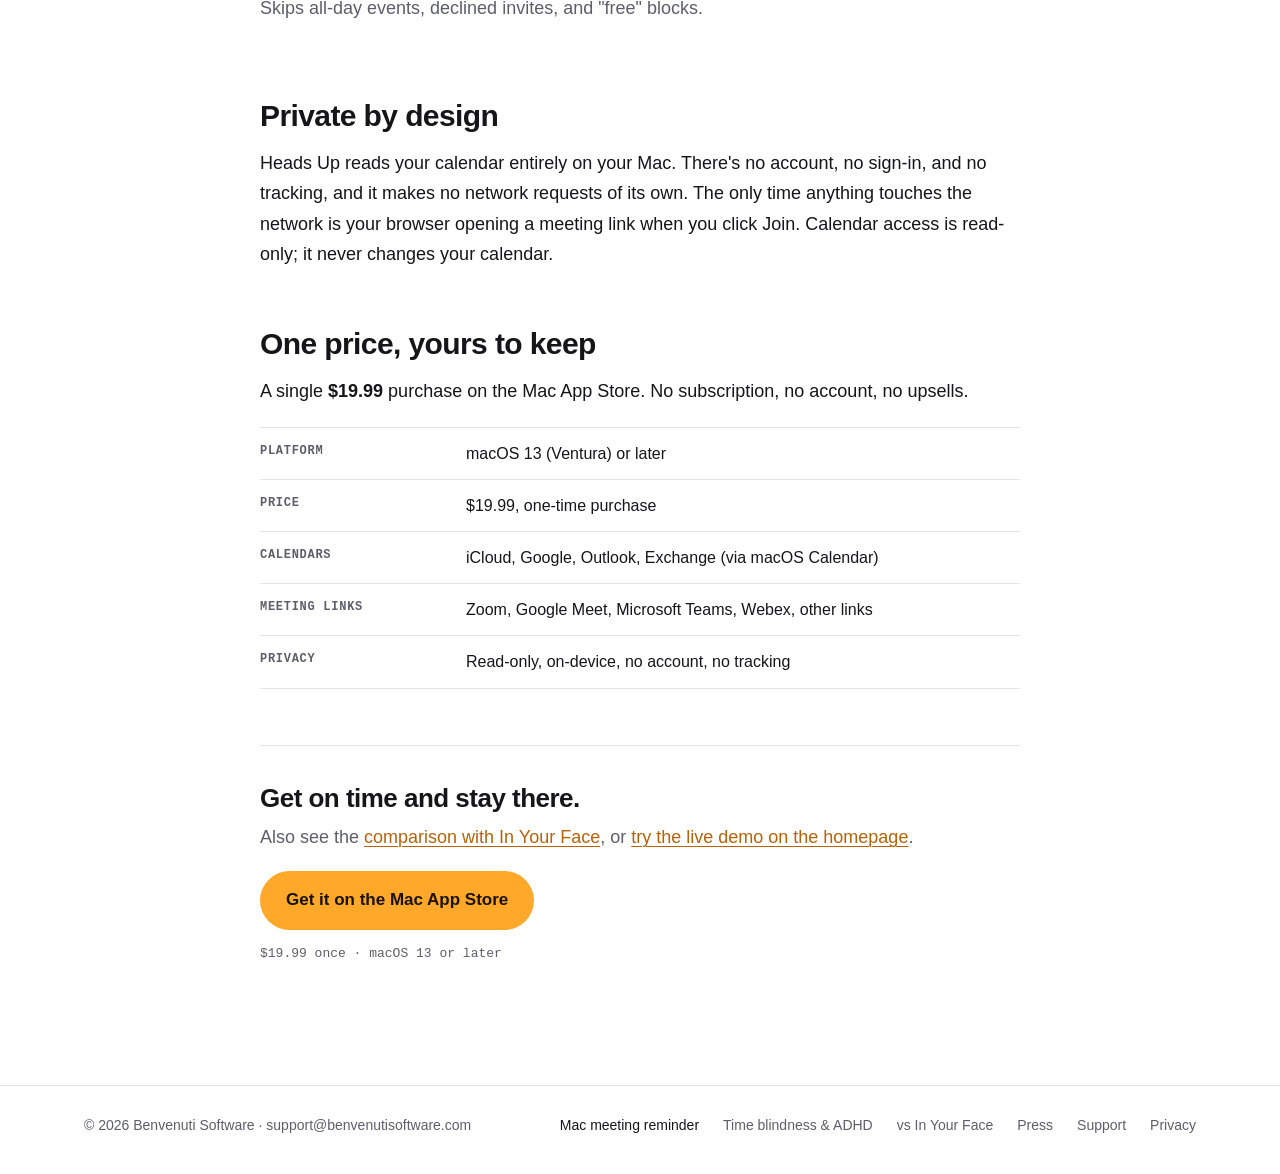
<file: mac-meeting-reminder.html>
<!DOCTYPE html>
<html lang="en">
<head>
<meta charset="utf-8">
<meta name="viewport" content="width=device-width, initial-scale=1">
<title>Meeting Reminder for Mac — Heads Up (Menu Bar, One-Time Price)</title>
<meta name="description" content="A native Mac meeting reminder that counts down in your menu bar and takes over your screen when a meeting starts. One-time $19.99, no subscription, private. macOS 13+.">
<link rel="canonical" href="https://headsup.benvenutisoftware.com/mac-meeting-reminder">
<link rel="icon" href="./favicon.svg" type="image/svg+xml">
<meta name="theme-color" content="#17162B">
<meta property="og:type" content="website">
<meta property="og:site_name" content="Heads Up">
<meta property="og:title" content="Meeting Reminder for Mac — Heads Up">
<meta property="og:description" content="A native Mac menu-bar meeting reminder that takes over your screen when a meeting starts. One-time price, private.">
<meta property="og:url" content="https://headsup.benvenutisoftware.com/mac-meeting-reminder">
<meta property="og:image" content="https://headsup.benvenutisoftware.com/social.png">
<meta name="twitter:card" content="summary_large_image">
<link rel="stylesheet" href="./site.css">
</head>
<body>

<header class="mast">
  <div class="wrap nav">
    <a class="brand" href="/"><img src="./press/icon.png" alt="" width="34" height="34">Heads Up</a>
    <nav class="nav-links" aria-label="Main">
      <a href="/#how">How it works</a>
      <a href="/#price">Price</a>
      <a href="./support">Support</a>
      <a class="get get-sm" href="https://apps.apple.com/app/apple-store/id6794951718?pt=427591&amp;ct=web-mac&amp;mt=8" target="_blank" rel="noopener">Get Heads Up</a>
    </nav>
  </div>
  <div class="wrap mast-body">
    <span class="label">Meeting reminder for Mac</span>
    <h1>The meeting reminder for Mac that's hard to miss.</h1>
    <p class="lede">Heads Up is a native macOS menu bar app. It counts down to your next meeting and takes over your whole screen the moment it starts, so you're on the call on time without watching the clock.</p>
  </div>
</header>

<main class="wrap article">
<h2>Built for the Mac, not ported to it</h2>
<p>Heads Up lives where a Mac utility should: in your menu bar, quiet until it's needed. A ring fills as your next meeting approaches, and a click opens a native menu with your day and a one-click Join button. It reads the calendars you already have in the macOS Calendar app: iCloud, Google, Outlook, and Exchange.</p>

<h2>What it does</h2>
<dl class="features">
  <div><dt>Menu bar countdown</dt><dd>A ring shows how long until your next meeting. One glance, no math, no switching to your calendar.</dd></div>
  <div><dt>Reminders before the meeting</dt><dd>A full-screen reminder with a live countdown appears 15, 10, 5, or 2 minutes before, whichever you choose.</dd></div>
  <div><dt>Full-screen reminder at the start</dt><dd>When the meeting begins, Heads Up takes over your entire screen (every monitor, if you like) until you join or dismiss.</dd></div>
  <div><dt>Auto-join</dt><dd>Not ready to switch yet? Press Auto-join on the reminder and Heads Up opens the meeting for you the moment it starts.</dd></div>
  <div><dt>One-click join</dt><dd>Finds Zoom, Google Meet, Microsoft Teams, and Webex links (plus other links) in the invite.</dd></div>
  <div><dt>Only real meetings</dt><dd>Skips all-day events, declined invites, and "free" blocks.</dd></div>
</dl>

<h2>Private by design</h2>
<p>Heads Up reads your calendar entirely on your Mac. There's no account, no sign-in, and no tracking, and it makes no network requests of its own. The only time anything touches the network is your browser opening a meeting link when you click Join. Calendar access is read-only; it never changes your calendar.</p>

<h2>One price, yours to keep</h2>
<p>A single <strong>$19.99</strong> purchase on the Mac App Store. No subscription, no account, no upsells.</p>

<div class="facts">
  <div class="row"><span class="k">Platform</span><span>macOS 13 (Ventura) or later</span></div>
  <div class="row"><span class="k">Price</span><span>$19.99, one-time purchase</span></div>
  <div class="row"><span class="k">Calendars</span><span>iCloud, Google, Outlook, Exchange (via macOS Calendar)</span></div>
  <div class="row"><span class="k">Meeting links</span><span>Zoom, Google Meet, Microsoft Teams, Webex, other links</span></div>
  <div class="row"><span class="k">Privacy</span><span>Read-only, on-device, no account, no tracking</span></div>
</div>

<div class="cta-block">
  <div class="big">Get on time and stay there.</div>
  <p>Also see the <a href="./vs-in-your-face">comparison with In Your Face</a>, or <a href="/">try the live demo on the homepage</a>.</p>
  <a class="get" href="https://apps.apple.com/app/apple-store/id6794951718?pt=427591&amp;ct=web-mac&amp;mt=8" target="_blank" rel="noopener">Get it on the Mac App Store</a>
  <p class="fine">$19.99 once · macOS 13 or later</p>
</div>
</main>

<footer>
  <div class="wrap foot">
    <span>© 2026 Benvenuti Software · <a href="mailto:support@benvenutisoftware.com">support@benvenutisoftware.com</a></span>
    <nav aria-label="Footer">
      <a href="./mac-meeting-reminder" aria-current="page">Mac meeting reminder</a>
      <a href="./time-blindness">Time blindness &amp; ADHD</a>
      <a href="./vs-in-your-face">vs In Your Face</a>
      <a href="./press">Press</a>
      <a href="./support">Support</a>
      <a href="./privacy">Privacy</a>
    </nav>
  </div>
</footer>

<!-- Cloudflare Web Analytics --><script type='module' src='https://static.cloudflareinsights.com/beacon.min.js' data-cf-beacon='{"token": "0b0d71506e574d80b046dca130797587"}'></script><!-- End Cloudflare Web Analytics -->
</body>
</html>
</file>
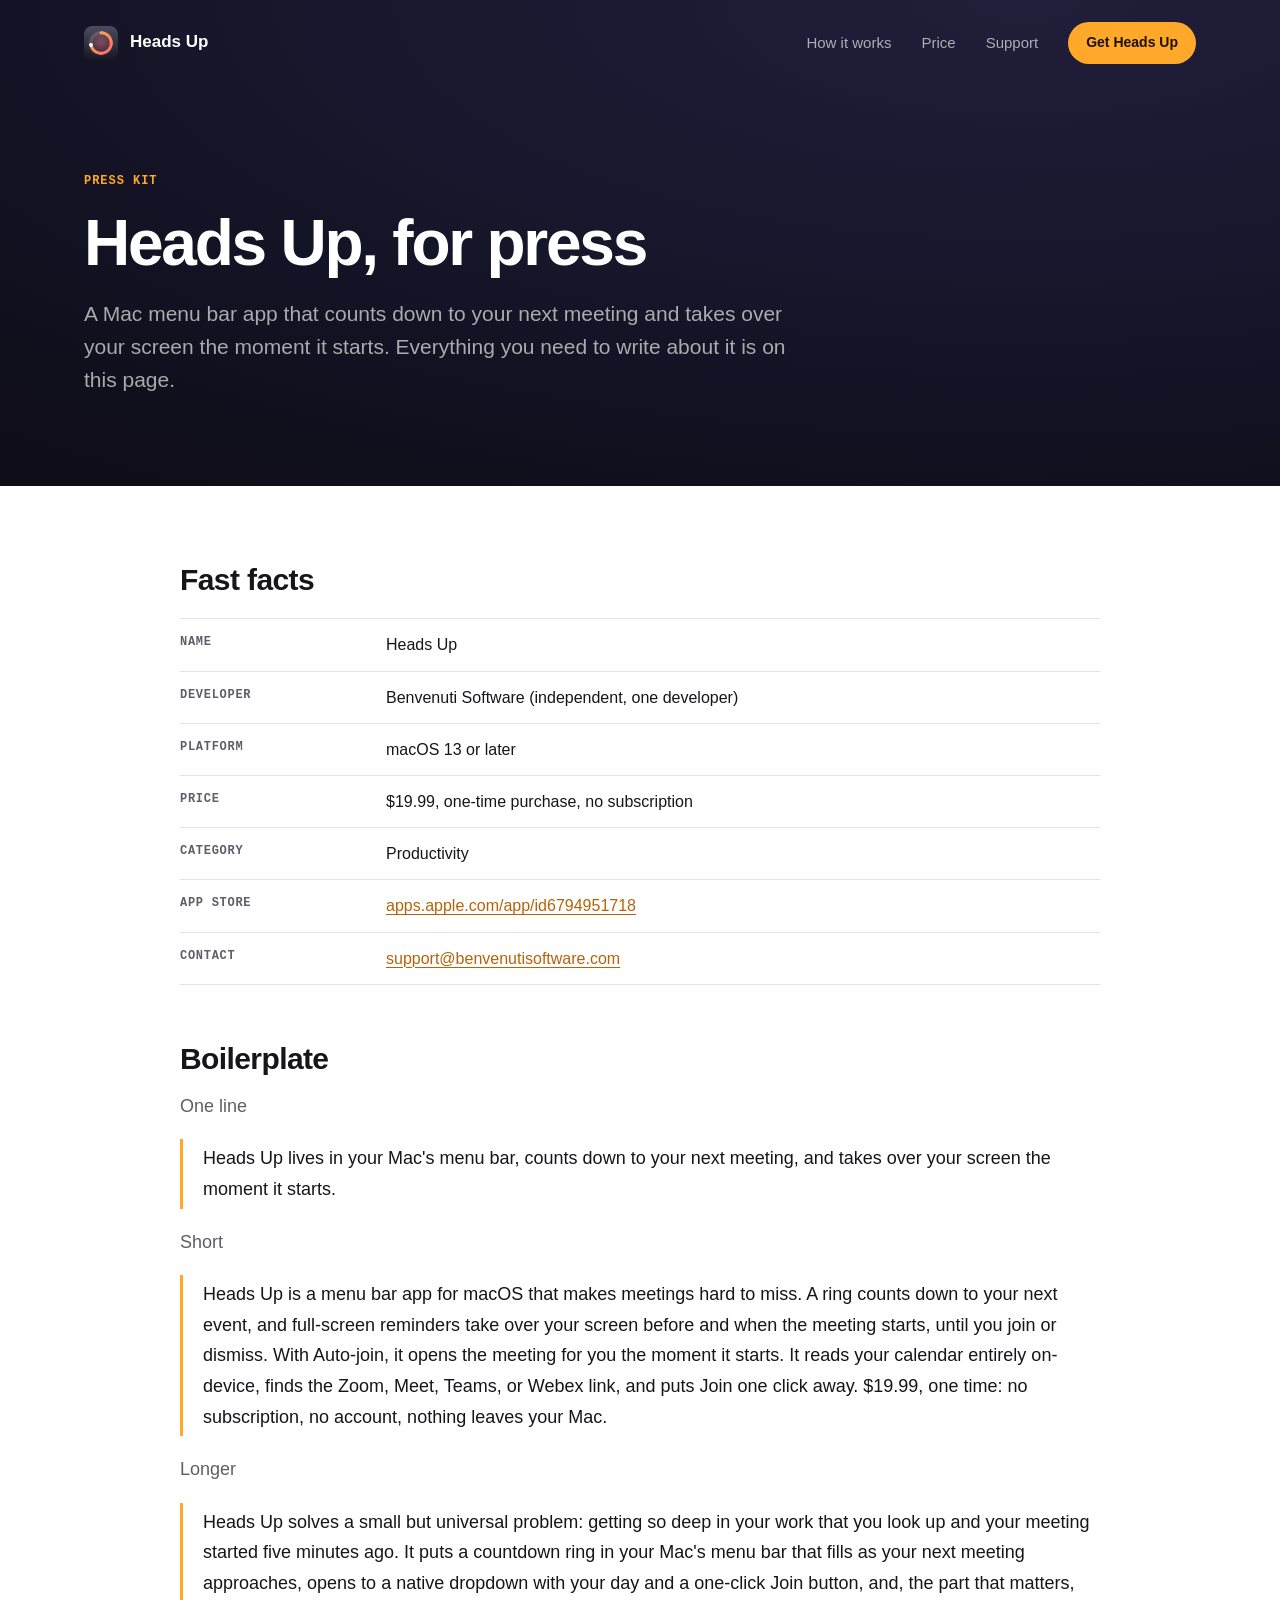
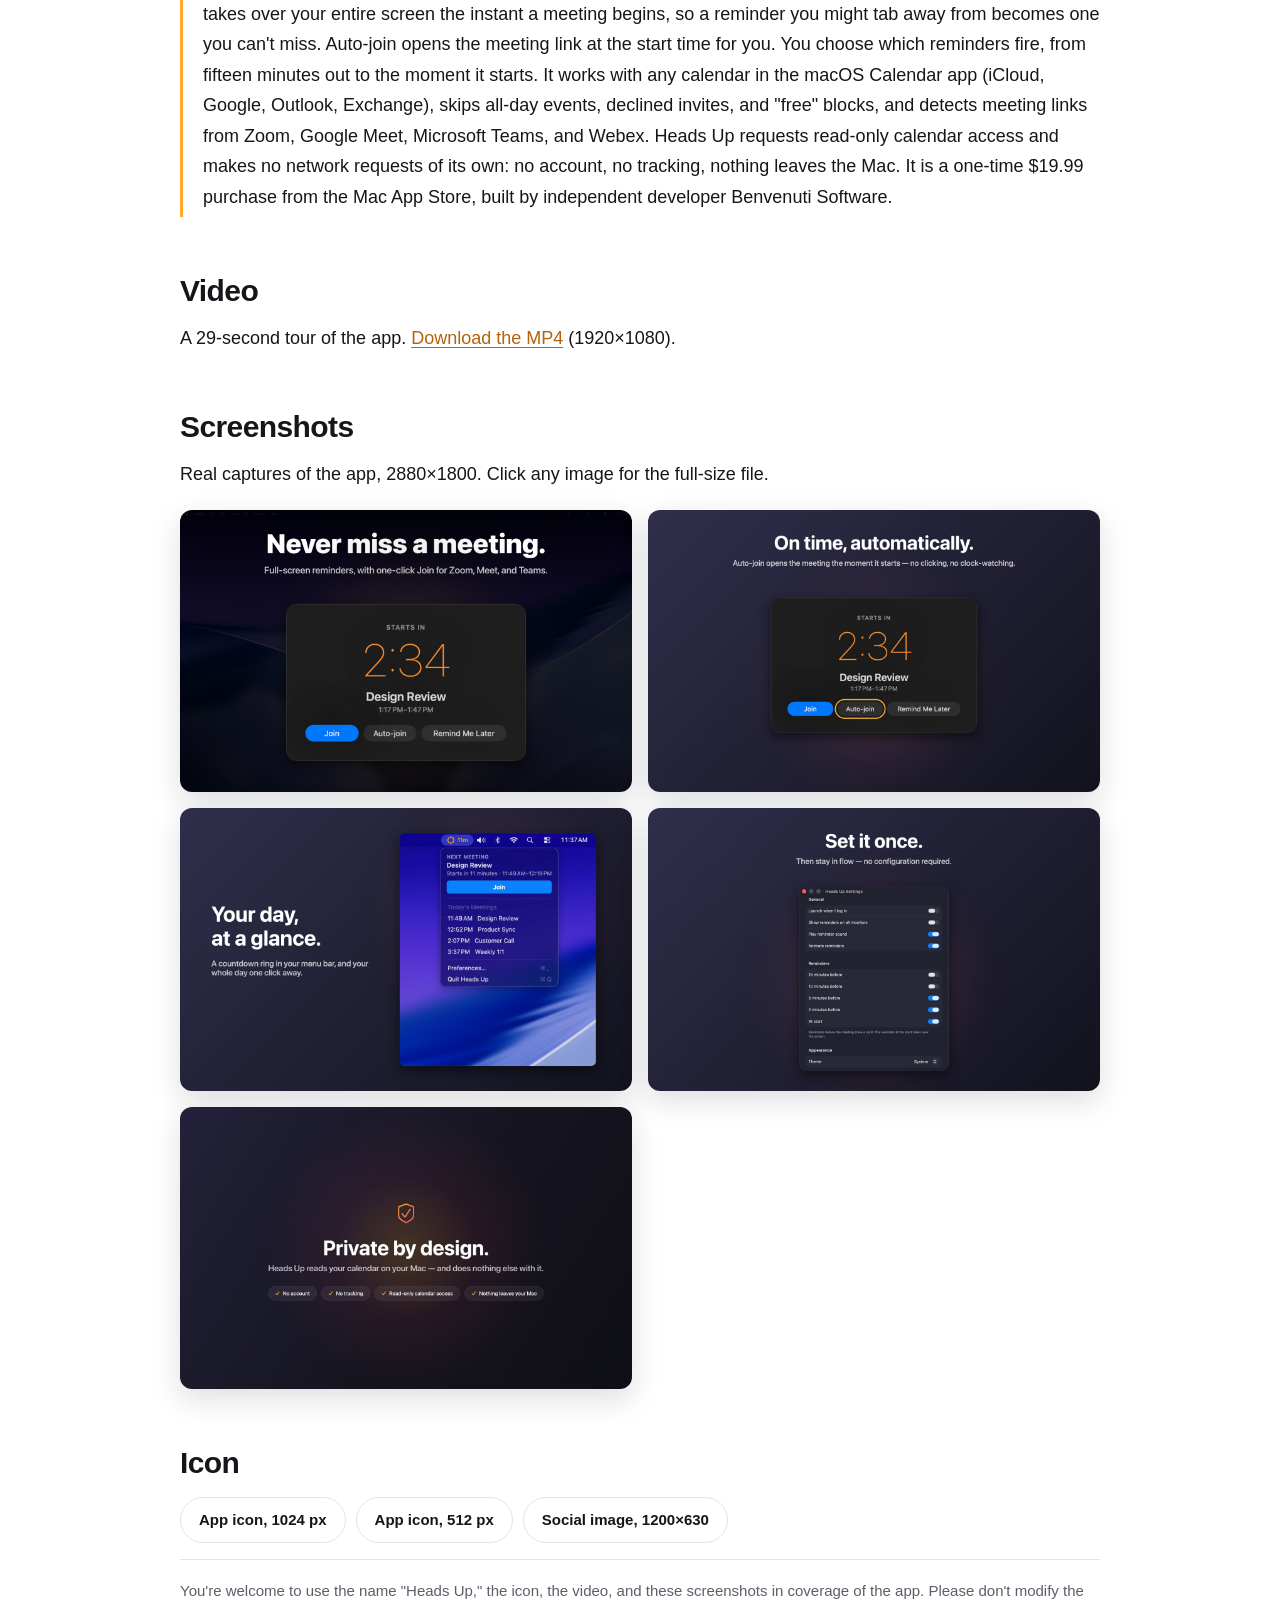
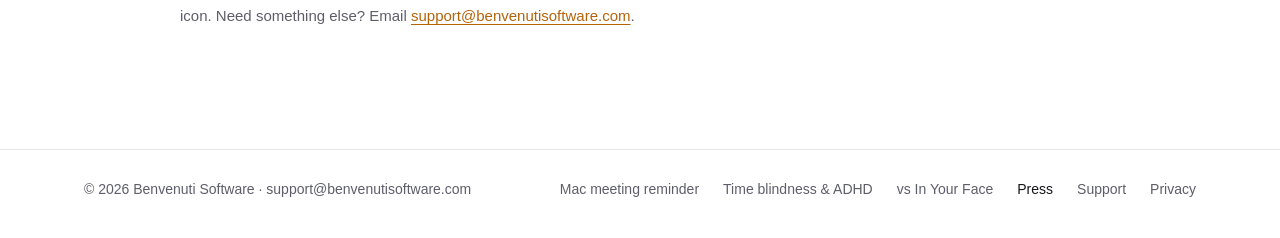
<file: press.html>
<!DOCTYPE html>
<html lang="en">
<head>
<meta charset="utf-8">
<meta name="viewport" content="width=device-width, initial-scale=1">
<title>Press Kit — Heads Up</title>
<meta name="description" content="Press kit for Heads Up, the Mac menu bar meeting reminder: boilerplate, fast facts, screenshots, video, icon, and contact.">
<link rel="canonical" href="https://headsup.benvenutisoftware.com/press">
<link rel="icon" href="./favicon.svg" type="image/svg+xml">
<meta name="theme-color" content="#17162B">
<link rel="stylesheet" href="./site.css">
</head>
<body>

<header class="mast">
  <div class="wrap nav">
    <a class="brand" href="/"><img src="./press/icon.png" alt="" width="34" height="34">Heads Up</a>
    <nav class="nav-links" aria-label="Main">
      <a href="/#how">How it works</a>
      <a href="/#price">Price</a>
      <a href="./support">Support</a>
      <a class="get get-sm" href="https://apps.apple.com/app/apple-store/id6794951718?pt=427591&amp;ct=web-press&amp;mt=8" target="_blank" rel="noopener">Get Heads Up</a>
    </nav>
  </div>
  <div class="wrap mast-body">
    <span class="label">Press kit</span>
    <h1>Heads Up, for press</h1>
    <p class="lede">A Mac menu bar app that counts down to your next meeting and takes over your screen the moment it starts. Everything you need to write about it is on this page.</p>
  </div>
</header>

<main class="wrap article wide">
<h2>Fast facts</h2>
<div class="facts">
  <div class="row"><span class="k">Name</span><span>Heads Up</span></div>
  <div class="row"><span class="k">Developer</span><span>Benvenuti Software (independent, one developer)</span></div>
  <div class="row"><span class="k">Platform</span><span>macOS 13 or later</span></div>
  <div class="row"><span class="k">Price</span><span>$19.99, one-time purchase, no subscription</span></div>
  <div class="row"><span class="k">Category</span><span>Productivity</span></div>
  <div class="row"><span class="k">App Store</span><span><a href="https://apps.apple.com/app/id6794951718" target="_blank" rel="noopener">apps.apple.com/app/id6794951718</a></span></div>
  <div class="row"><span class="k">Contact</span><span><a href="mailto:support@benvenutisoftware.com">support@benvenutisoftware.com</a></span></div>
</div>

<h2>Boilerplate</h2>
<p class="muted">One line</p>
<p class="boiler">Heads Up lives in your Mac's menu bar, counts down to your next meeting, and takes over your screen the moment it starts.</p>
<p class="muted">Short</p>
<p class="boiler">Heads Up is a menu bar app for macOS that makes meetings hard to miss. A ring counts down to your next event, and full-screen reminders take over your screen before and when the meeting starts, until you join or dismiss. With Auto-join, it opens the meeting for you the moment it starts. It reads your calendar entirely on-device, finds the Zoom, Meet, Teams, or Webex link, and puts Join one click away. $19.99, one time: no subscription, no account, nothing leaves your Mac.</p>
<p class="muted">Longer</p>
<p class="boiler">Heads Up solves a small but universal problem: getting so deep in your work that you look up and your meeting started five minutes ago. It puts a countdown ring in your Mac's menu bar that fills as your next meeting approaches, opens to a native dropdown with your day and a one-click Join button, and, the part that matters, takes over your entire screen the instant a meeting begins, so a reminder you might tab away from becomes one you can't miss. Auto-join opens the meeting link at the start time for you. You choose which reminders fire, from fifteen minutes out to the moment it starts. It works with any calendar in the macOS Calendar app (iCloud, Google, Outlook, Exchange), skips all-day events, declined invites, and "free" blocks, and detects meeting links from Zoom, Google Meet, Microsoft Teams, and Webex. Heads Up requests read-only calendar access and makes no network requests of its own: no account, no tracking, nothing leaves the Mac. It is a one-time $19.99 purchase from the Mac App Store, built by independent developer Benvenuti Software.</p>

<h2>Video</h2>
<p>A 29-second tour of the app. <a href="./video/promo.mp4" download>Download the MP4</a> (1920×1080).</p>

<h2>Screenshots</h2>
<p>Real captures of the app, 2880×1800. Click any image for the full-size file.</p>
<div class="shots">
  <a href="./press/shots/01-takeover.jpg" target="_blank"><img src="./press/shots/01-takeover.jpg" alt="Never miss a meeting: the full-screen reminder with Join, Auto-join, and Remind Me Later" width="2880" height="1800" loading="lazy"></a>
  <a href="./press/shots/02-autojoin.jpg" target="_blank"><img src="./press/shots/02-autojoin.jpg" alt="The reminder with Auto-join highlighted" width="2880" height="1800" loading="lazy"></a>
  <a href="./press/shots/03-radar.jpg" target="_blank"><img src="./press/shots/03-radar.jpg" alt="The menu bar countdown and dropdown" width="2880" height="1800" loading="lazy"></a>
  <a href="./press/shots/04-preferences.jpg" target="_blank"><img src="./press/shots/04-preferences.jpg" alt="The Preferences window" width="2880" height="1800" loading="lazy"></a>
  <a href="./press/shots/05-privacy.jpg" target="_blank"><img src="./press/shots/05-privacy.jpg" alt="Private by design" width="2880" height="1800" loading="lazy"></a>
</div>

<h2>Icon</h2>
<div class="assets">
  <a href="./press/icon@2x.png" target="_blank">App icon, 1024 px</a>
  <a href="./press/icon.png" target="_blank">App icon, 512 px</a>
  <a href="./social.png" target="_blank">Social image, 1200×630</a>
</div>
<p class="disclaimer">You're welcome to use the name "Heads Up," the icon, the video, and these screenshots in coverage of the app. Please don't modify the icon. Need something else? Email <a href="mailto:support@benvenutisoftware.com">support@benvenutisoftware.com</a>.</p>
</main>

<footer>
  <div class="wrap foot">
    <span>© 2026 Benvenuti Software · <a href="mailto:support@benvenutisoftware.com">support@benvenutisoftware.com</a></span>
    <nav aria-label="Footer">
      <a href="./mac-meeting-reminder">Mac meeting reminder</a>
      <a href="./time-blindness">Time blindness &amp; ADHD</a>
      <a href="./vs-in-your-face">vs In Your Face</a>
      <a href="./press" aria-current="page">Press</a>
      <a href="./support">Support</a>
      <a href="./privacy">Privacy</a>
    </nav>
  </div>
</footer>

<!-- Cloudflare Web Analytics --><script type='module' src='https://static.cloudflareinsights.com/beacon.min.js' data-cf-beacon='{"token": "0b0d71506e574d80b046dca130797587"}'></script><!-- End Cloudflare Web Analytics -->
</body>
</html>
</file>
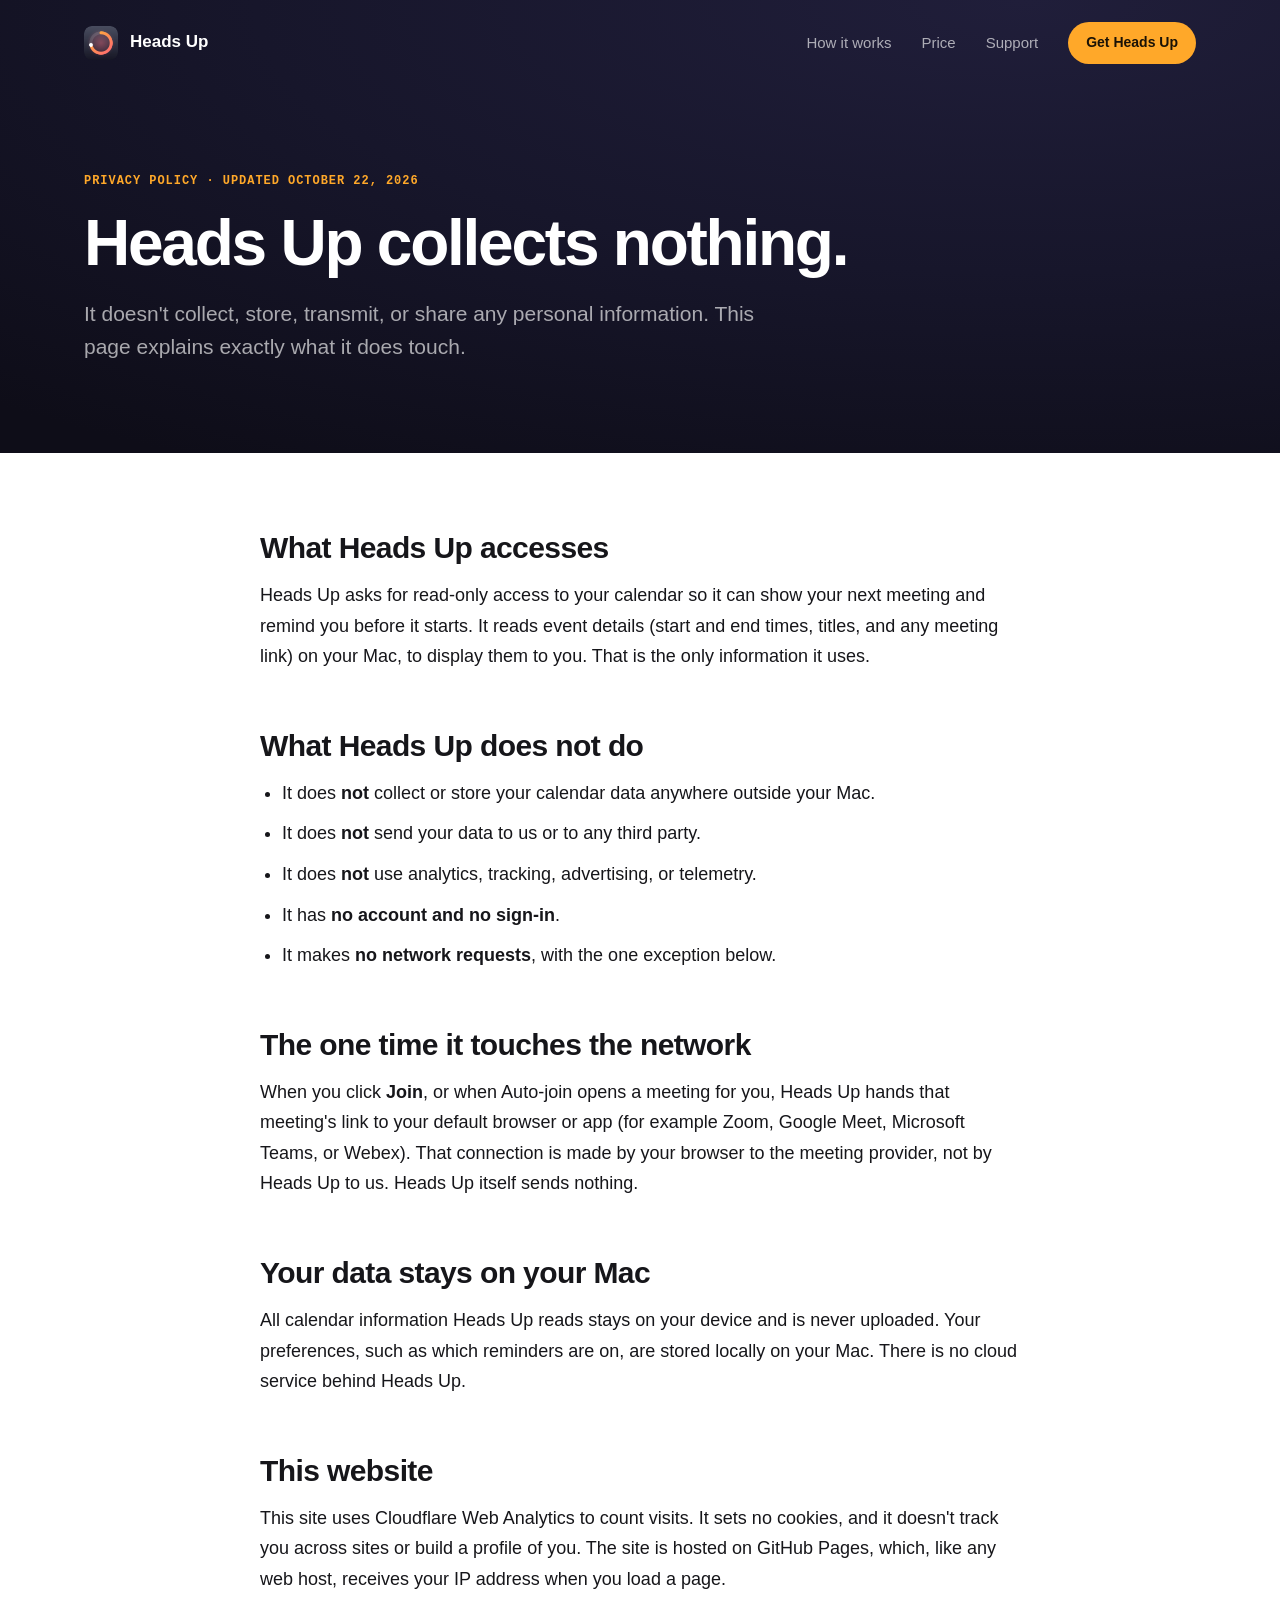
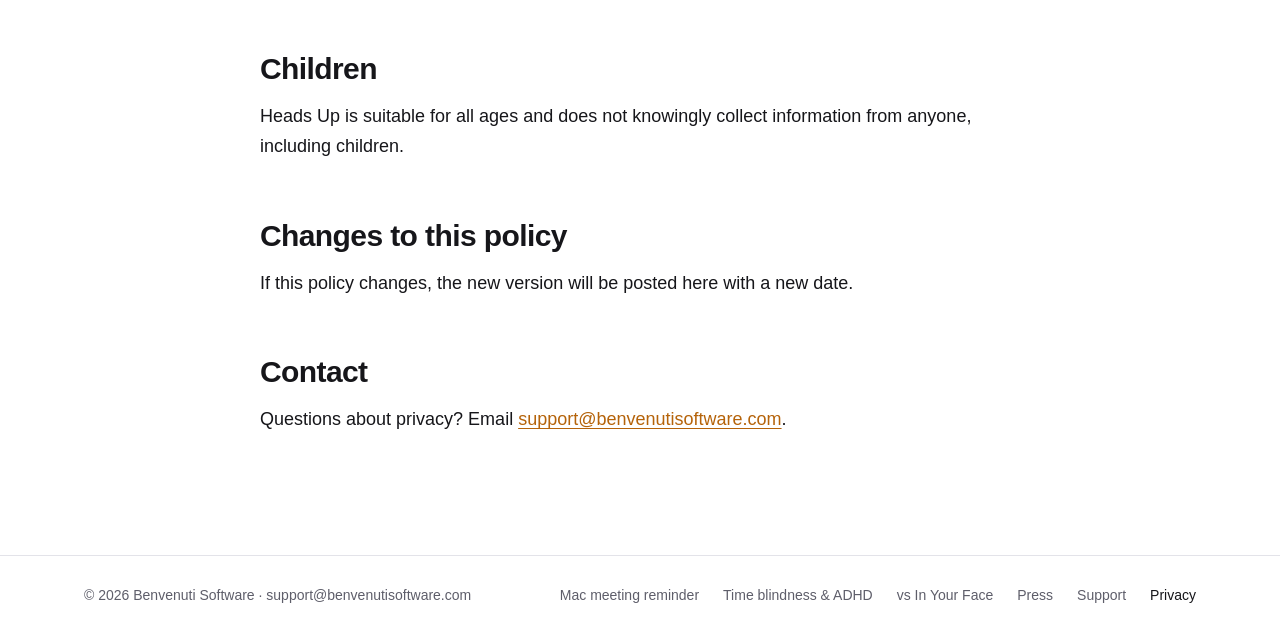
<file: privacy.html>
<!DOCTYPE html>
<html lang="en">
<head>
<meta charset="utf-8">
<meta name="viewport" content="width=device-width, initial-scale=1">
<title>Privacy Policy — Heads Up</title>
<meta name="description" content="Heads Up privacy policy: read-only calendar access on your Mac, no account, no tracking, no data leaves your device.">
<link rel="canonical" href="https://headsup.benvenutisoftware.com/privacy">
<link rel="icon" href="./favicon.svg" type="image/svg+xml">
<meta name="theme-color" content="#17162B">
<link rel="stylesheet" href="./site.css">
</head>
<body>

<header class="mast">
  <div class="wrap nav">
    <a class="brand" href="/"><img src="./press/icon.png" alt="" width="34" height="34">Heads Up</a>
    <nav class="nav-links" aria-label="Main">
      <a href="/#how">How it works</a>
      <a href="/#price">Price</a>
      <a href="./support">Support</a>
      <a class="get get-sm" href="https://apps.apple.com/app/apple-store/id6794951718?pt=427591&amp;ct=web-privacy&amp;mt=8" target="_blank" rel="noopener">Get Heads Up</a>
    </nav>
  </div>
  <div class="wrap mast-body">
    <span class="label">Privacy policy · Updated October 22, 2026</span>
    <h1>Heads Up collects nothing.</h1>
    <p class="lede">It doesn't collect, store, transmit, or share any personal information. This page explains exactly what it does touch.</p>
  </div>
</header>

<main class="wrap article">
<h2>What Heads Up accesses</h2>
<p>Heads Up asks for read-only access to your calendar so it can show your next meeting and remind you before it starts. It reads event details (start and end times, titles, and any meeting link) on your Mac, to display them to you. That is the only information it uses.</p>

<h2>What Heads Up does not do</h2>
<ul>
  <li>It does <strong>not</strong> collect or store your calendar data anywhere outside your Mac.</li>
  <li>It does <strong>not</strong> send your data to us or to any third party.</li>
  <li>It does <strong>not</strong> use analytics, tracking, advertising, or telemetry.</li>
  <li>It has <strong>no account and no sign-in</strong>.</li>
  <li>It makes <strong>no network requests</strong>, with the one exception below.</li>
</ul>

<h2>The one time it touches the network</h2>
<p>When you click <strong>Join</strong>, or when Auto-join opens a meeting for you, Heads Up hands that meeting's link to your default browser or app (for example Zoom, Google Meet, Microsoft Teams, or Webex). That connection is made by your browser to the meeting provider, not by Heads Up to us. Heads Up itself sends nothing.</p>

<h2>Your data stays on your Mac</h2>
<p>All calendar information Heads Up reads stays on your device and is never uploaded. Your preferences, such as which reminders are on, are stored locally on your Mac. There is no cloud service behind Heads Up.</p>

<h2>This website</h2>
<p>This site uses Cloudflare Web Analytics to count visits. It sets no cookies, and it doesn't track you across sites or build a profile of you. The site is hosted on GitHub Pages, which, like any web host, receives your IP address when you load a page.</p>

<h2>Children</h2>
<p>Heads Up is suitable for all ages and does not knowingly collect information from anyone, including children.</p>

<h2>Changes to this policy</h2>
<p>If this policy changes, the new version will be posted here with a new date.</p>

<h2>Contact</h2>
<p>Questions about privacy? Email <a href="mailto:support@benvenutisoftware.com">support@benvenutisoftware.com</a>.</p>
</main>

<footer>
  <div class="wrap foot">
    <span>© 2026 Benvenuti Software · <a href="mailto:support@benvenutisoftware.com">support@benvenutisoftware.com</a></span>
    <nav aria-label="Footer">
      <a href="./mac-meeting-reminder">Mac meeting reminder</a>
      <a href="./time-blindness">Time blindness &amp; ADHD</a>
      <a href="./vs-in-your-face">vs In Your Face</a>
      <a href="./press">Press</a>
      <a href="./support">Support</a>
      <a href="./privacy" aria-current="page">Privacy</a>
    </nav>
  </div>
</footer>

<!-- Cloudflare Web Analytics --><script type='module' src='https://static.cloudflareinsights.com/beacon.min.js' data-cf-beacon='{"token": "0b0d71506e574d80b046dca130797587"}'></script><!-- End Cloudflare Web Analytics -->
</body>
</html>
</file>
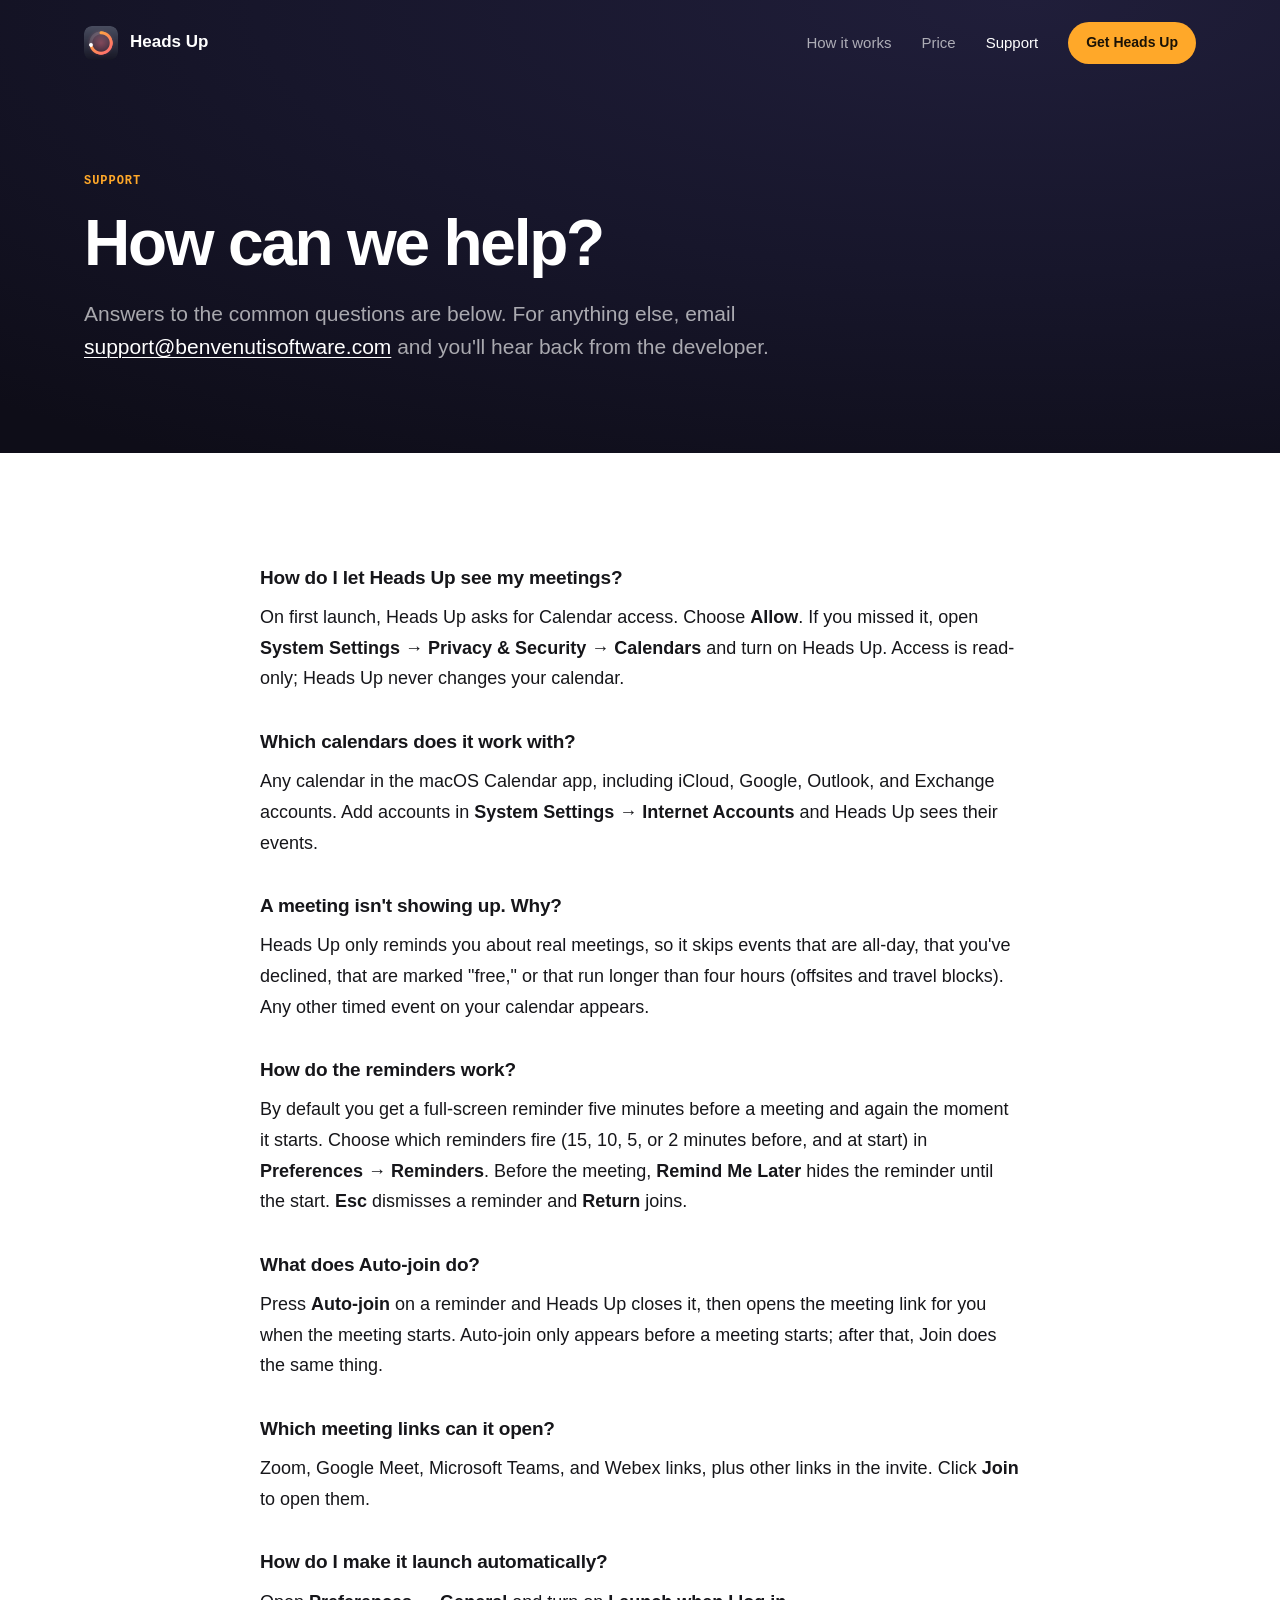
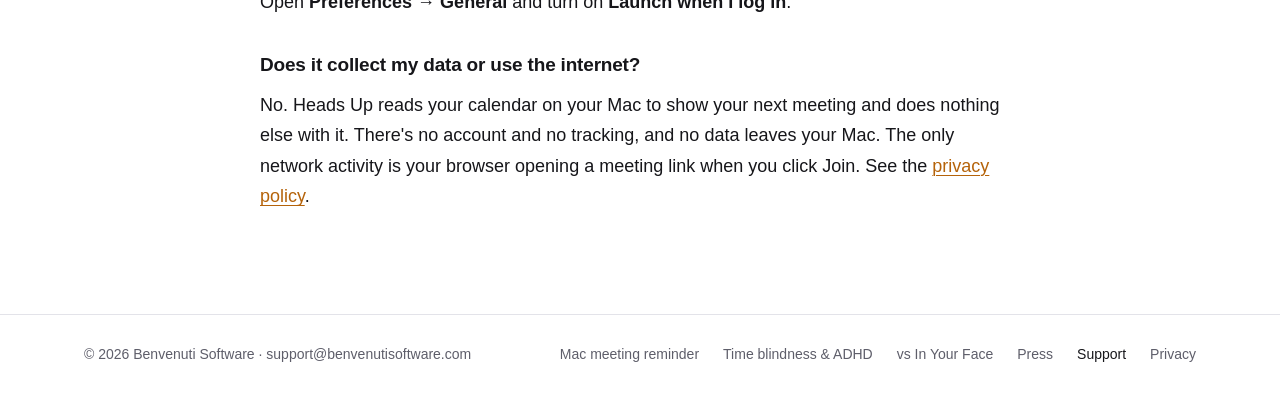
<file: support.html>
<!DOCTYPE html>
<html lang="en">
<head>
<meta charset="utf-8">
<meta name="viewport" content="width=device-width, initial-scale=1">
<title>Support — Heads Up</title>
<meta name="description" content="Support and FAQ for Heads Up, the Mac menu bar meeting reminder. Calendar access, reminder settings, Auto-join, meeting links, and privacy.">
<link rel="canonical" href="https://headsup.benvenutisoftware.com/support">
<link rel="icon" href="./favicon.svg" type="image/svg+xml">
<meta name="theme-color" content="#17162B">
<link rel="stylesheet" href="./site.css">
</head>
<body>

<header class="mast">
  <div class="wrap nav">
    <a class="brand" href="/"><img src="./press/icon.png" alt="" width="34" height="34">Heads Up</a>
    <nav class="nav-links" aria-label="Main">
      <a href="/#how">How it works</a>
      <a href="/#price">Price</a>
      <a href="./support" aria-current="page">Support</a>
      <a class="get get-sm" href="https://apps.apple.com/app/apple-store/id6794951718?pt=427591&amp;ct=web-support&amp;mt=8" target="_blank" rel="noopener">Get Heads Up</a>
    </nav>
  </div>
  <div class="wrap mast-body">
    <span class="label">Support</span>
    <h1>How can we help?</h1>
    <p class="lede">Answers to the common questions are below. For anything else, email <a href="mailto:support@benvenutisoftware.com" style="color:#fff">support@benvenutisoftware.com</a> and you'll hear back from the developer.</p>
  </div>
</header>

<main class="wrap article">
<dl class="qa">
  <dt>How do I let Heads Up see my meetings?</dt>
  <dd>On first launch, Heads Up asks for Calendar access. Choose <strong>Allow</strong>. If you missed it, open <strong>System Settings → Privacy &amp; Security → Calendars</strong> and turn on Heads Up. Access is read-only; Heads Up never changes your calendar.</dd>

  <dt>Which calendars does it work with?</dt>
  <dd>Any calendar in the macOS Calendar app, including iCloud, Google, Outlook, and Exchange accounts. Add accounts in <strong>System Settings → Internet Accounts</strong> and Heads Up sees their events.</dd>

  <dt>A meeting isn't showing up. Why?</dt>
  <dd>Heads Up only reminds you about real meetings, so it skips events that are all-day, that you've declined, that are marked "free," or that run longer than four hours (offsites and travel blocks). Any other timed event on your calendar appears.</dd>

  <dt>How do the reminders work?</dt>
  <dd>By default you get a full-screen reminder five minutes before a meeting and again the moment it starts. Choose which reminders fire (15, 10, 5, or 2 minutes before, and at start) in <strong>Preferences → Reminders</strong>. Before the meeting, <strong>Remind Me Later</strong> hides the reminder until the start. <strong>Esc</strong> dismisses a reminder and <strong>Return</strong> joins.</dd>

  <dt>What does Auto-join do?</dt>
  <dd>Press <strong>Auto-join</strong> on a reminder and Heads Up closes it, then opens the meeting link for you when the meeting starts. Auto-join only appears before a meeting starts; after that, Join does the same thing.</dd>

  <dt>Which meeting links can it open?</dt>
  <dd>Zoom, Google Meet, Microsoft Teams, and Webex links, plus other links in the invite. Click <strong>Join</strong> to open them.</dd>

  <dt>How do I make it launch automatically?</dt>
  <dd>Open <strong>Preferences → General</strong> and turn on <strong>Launch when I log in</strong>.</dd>

  <dt>Does it collect my data or use the internet?</dt>
  <dd>No. Heads Up reads your calendar on your Mac to show your next meeting and does nothing else with it. There's no account and no tracking, and no data leaves your Mac. The only network activity is your browser opening a meeting link when you click Join. See the <a href="./privacy">privacy policy</a>.</dd>
</dl>
</main>

<footer>
  <div class="wrap foot">
    <span>© 2026 Benvenuti Software · <a href="mailto:support@benvenutisoftware.com">support@benvenutisoftware.com</a></span>
    <nav aria-label="Footer">
      <a href="./mac-meeting-reminder">Mac meeting reminder</a>
      <a href="./time-blindness">Time blindness &amp; ADHD</a>
      <a href="./vs-in-your-face">vs In Your Face</a>
      <a href="./press">Press</a>
      <a href="./support" aria-current="page">Support</a>
      <a href="./privacy">Privacy</a>
    </nav>
  </div>
</footer>

<!-- Cloudflare Web Analytics --><script type='module' src='https://static.cloudflareinsights.com/beacon.min.js' data-cf-beacon='{"token": "0b0d71506e574d80b046dca130797587"}'></script><!-- End Cloudflare Web Analytics -->
</body>
</html>
</file>
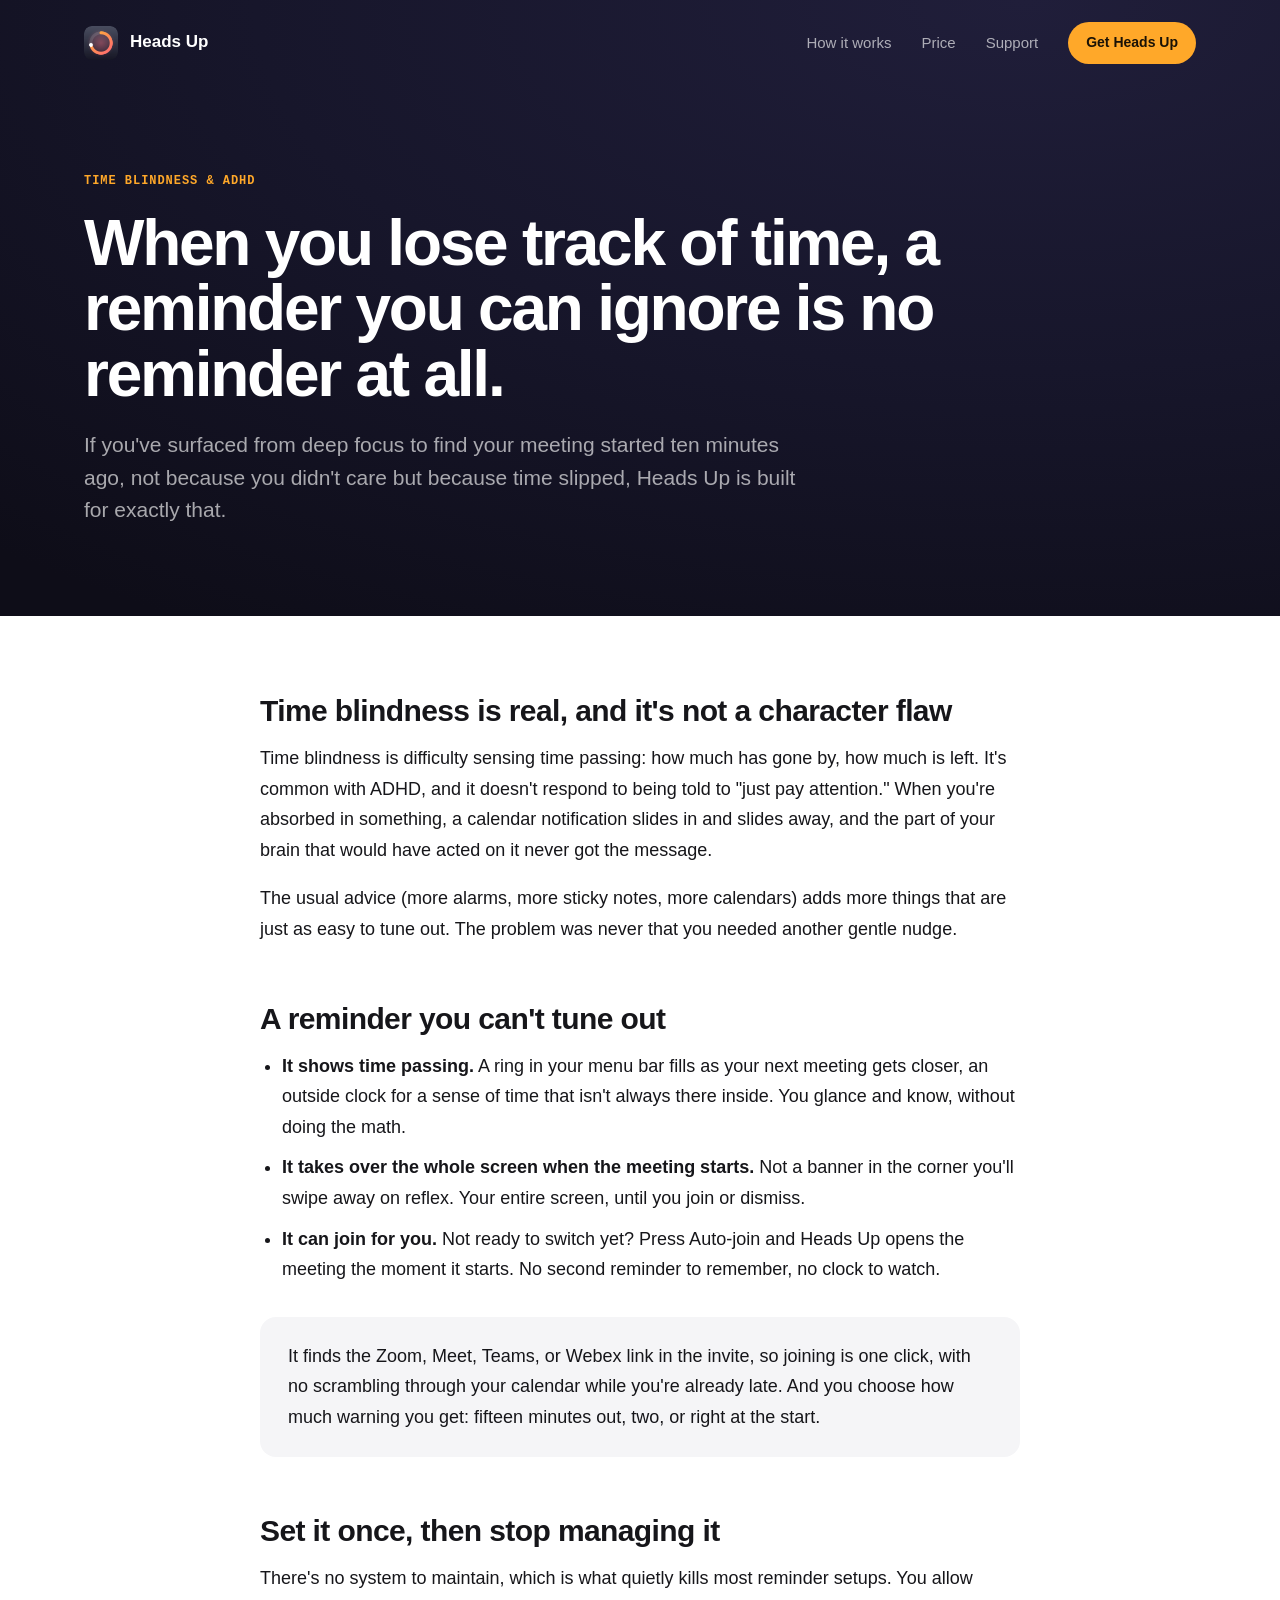
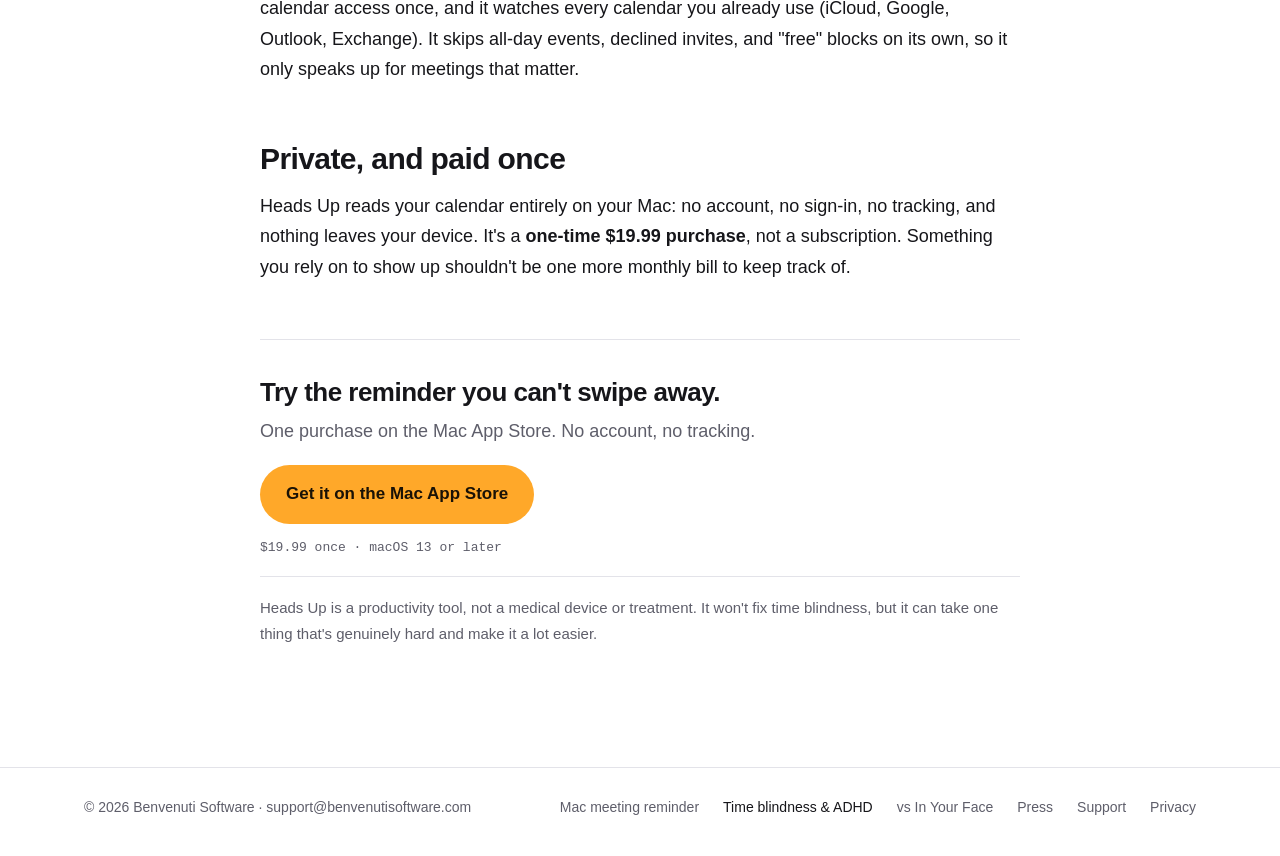
<file: time-blindness.html>
<!DOCTYPE html>
<html lang="en">
<head>
<meta charset="utf-8">
<meta name="viewport" content="width=device-width, initial-scale=1">
<title>Heads Up — A Meeting Reminder for Time Blindness &amp; ADHD</title>
<meta name="description" content="If you lose track of time and miss meetings, a banner you can swipe away won't help. Heads Up takes over your whole screen when it's time to go. One-time $19.99, private, Mac.">
<link rel="canonical" href="https://headsup.benvenutisoftware.com/time-blindness">
<link rel="icon" href="./favicon.svg" type="image/svg+xml">
<meta name="theme-color" content="#17162B">
<meta property="og:type" content="website">
<meta property="og:site_name" content="Heads Up">
<meta property="og:title" content="A Meeting Reminder for Time Blindness &amp; ADHD">
<meta property="og:description" content="A banner you can swipe away won't help when you lose track of time. Heads Up takes over your whole screen the moment it matters.">
<meta property="og:url" content="https://headsup.benvenutisoftware.com/time-blindness">
<meta property="og:image" content="https://headsup.benvenutisoftware.com/social.png">
<meta name="twitter:card" content="summary_large_image">
<link rel="stylesheet" href="./site.css">
</head>
<body>

<header class="mast">
  <div class="wrap nav">
    <a class="brand" href="/"><img src="./press/icon.png" alt="" width="34" height="34">Heads Up</a>
    <nav class="nav-links" aria-label="Main">
      <a href="/#how">How it works</a>
      <a href="/#price">Price</a>
      <a href="./support">Support</a>
      <a class="get get-sm" href="https://apps.apple.com/app/apple-store/id6794951718?pt=427591&amp;ct=web-timeblind&amp;mt=8" target="_blank" rel="noopener">Get Heads Up</a>
    </nav>
  </div>
  <div class="wrap mast-body">
    <span class="label">Time blindness &amp; ADHD</span>
    <h1>When you lose track of time, a reminder you can ignore is no reminder at all.</h1>
    <p class="lede">If you've surfaced from deep focus to find your meeting started ten minutes ago, not because you didn't care but because time slipped, Heads Up is built for exactly that.</p>
  </div>
</header>

<main class="wrap article">
<h2>Time blindness is real, and it's not a character flaw</h2>
<p>Time blindness is difficulty sensing time passing: how much has gone by, how much is left. It's common with ADHD, and it doesn't respond to being told to "just pay attention." When you're absorbed in something, a calendar notification slides in and slides away, and the part of your brain that would have acted on it never got the message.</p>
<p>The usual advice (more alarms, more sticky notes, more calendars) adds more things that are just as easy to tune out. The problem was never that you needed another gentle nudge.</p>

<h2>A reminder you can't tune out</h2>
<ul>
  <li><strong>It shows time passing.</strong> A ring in your menu bar fills as your next meeting gets closer, an outside clock for a sense of time that isn't always there inside. You glance and know, without doing the math.</li>
  <li><strong>It takes over the whole screen when the meeting starts.</strong> Not a banner in the corner you'll swipe away on reflex. Your entire screen, until you join or dismiss.</li>
  <li><strong>It can join for you.</strong> Not ready to switch yet? Press Auto-join and Heads Up opens the meeting the moment it starts. No second reminder to remember, no clock to watch.</li>
</ul>

<div class="callout">
  <p>It finds the Zoom, Meet, Teams, or Webex link in the invite, so joining is one click, with no scrambling through your calendar while you're already late. And you choose how much warning you get: fifteen minutes out, two, or right at the start.</p>
</div>

<h2>Set it once, then stop managing it</h2>
<p>There's no system to maintain, which is what quietly kills most reminder setups. You allow calendar access once, and it watches every calendar you already use (iCloud, Google, Outlook, Exchange). It skips all-day events, declined invites, and "free" blocks on its own, so it only speaks up for meetings that matter.</p>

<h2>Private, and paid once</h2>
<p>Heads Up reads your calendar entirely on your Mac: no account, no sign-in, no tracking, and nothing leaves your device. It's a <strong>one-time $19.99 purchase</strong>, not a subscription. Something you rely on to show up shouldn't be one more monthly bill to keep track of.</p>

<div class="cta-block">
  <div class="big">Try the reminder you can't swipe away.</div>
  <p>One purchase on the Mac App Store. No account, no tracking.</p>
  <a class="get" href="https://apps.apple.com/app/apple-store/id6794951718?pt=427591&amp;ct=web-timeblind&amp;mt=8" target="_blank" rel="noopener">Get it on the Mac App Store</a>
  <p class="fine">$19.99 once · macOS 13 or later</p>
</div>

<p class="disclaimer">Heads Up is a productivity tool, not a medical device or treatment. It won't fix time blindness, but it can take one thing that's genuinely hard and make it a lot easier.</p>
</main>

<footer>
  <div class="wrap foot">
    <span>© 2026 Benvenuti Software · <a href="mailto:support@benvenutisoftware.com">support@benvenutisoftware.com</a></span>
    <nav aria-label="Footer">
      <a href="./mac-meeting-reminder">Mac meeting reminder</a>
      <a href="./time-blindness" aria-current="page">Time blindness &amp; ADHD</a>
      <a href="./vs-in-your-face">vs In Your Face</a>
      <a href="./press">Press</a>
      <a href="./support">Support</a>
      <a href="./privacy">Privacy</a>
    </nav>
  </div>
</footer>

<!-- Cloudflare Web Analytics --><script type='module' src='https://static.cloudflareinsights.com/beacon.min.js' data-cf-beacon='{"token": "0b0d71506e574d80b046dca130797587"}'></script><!-- End Cloudflare Web Analytics -->
</body>
</html>
</file>
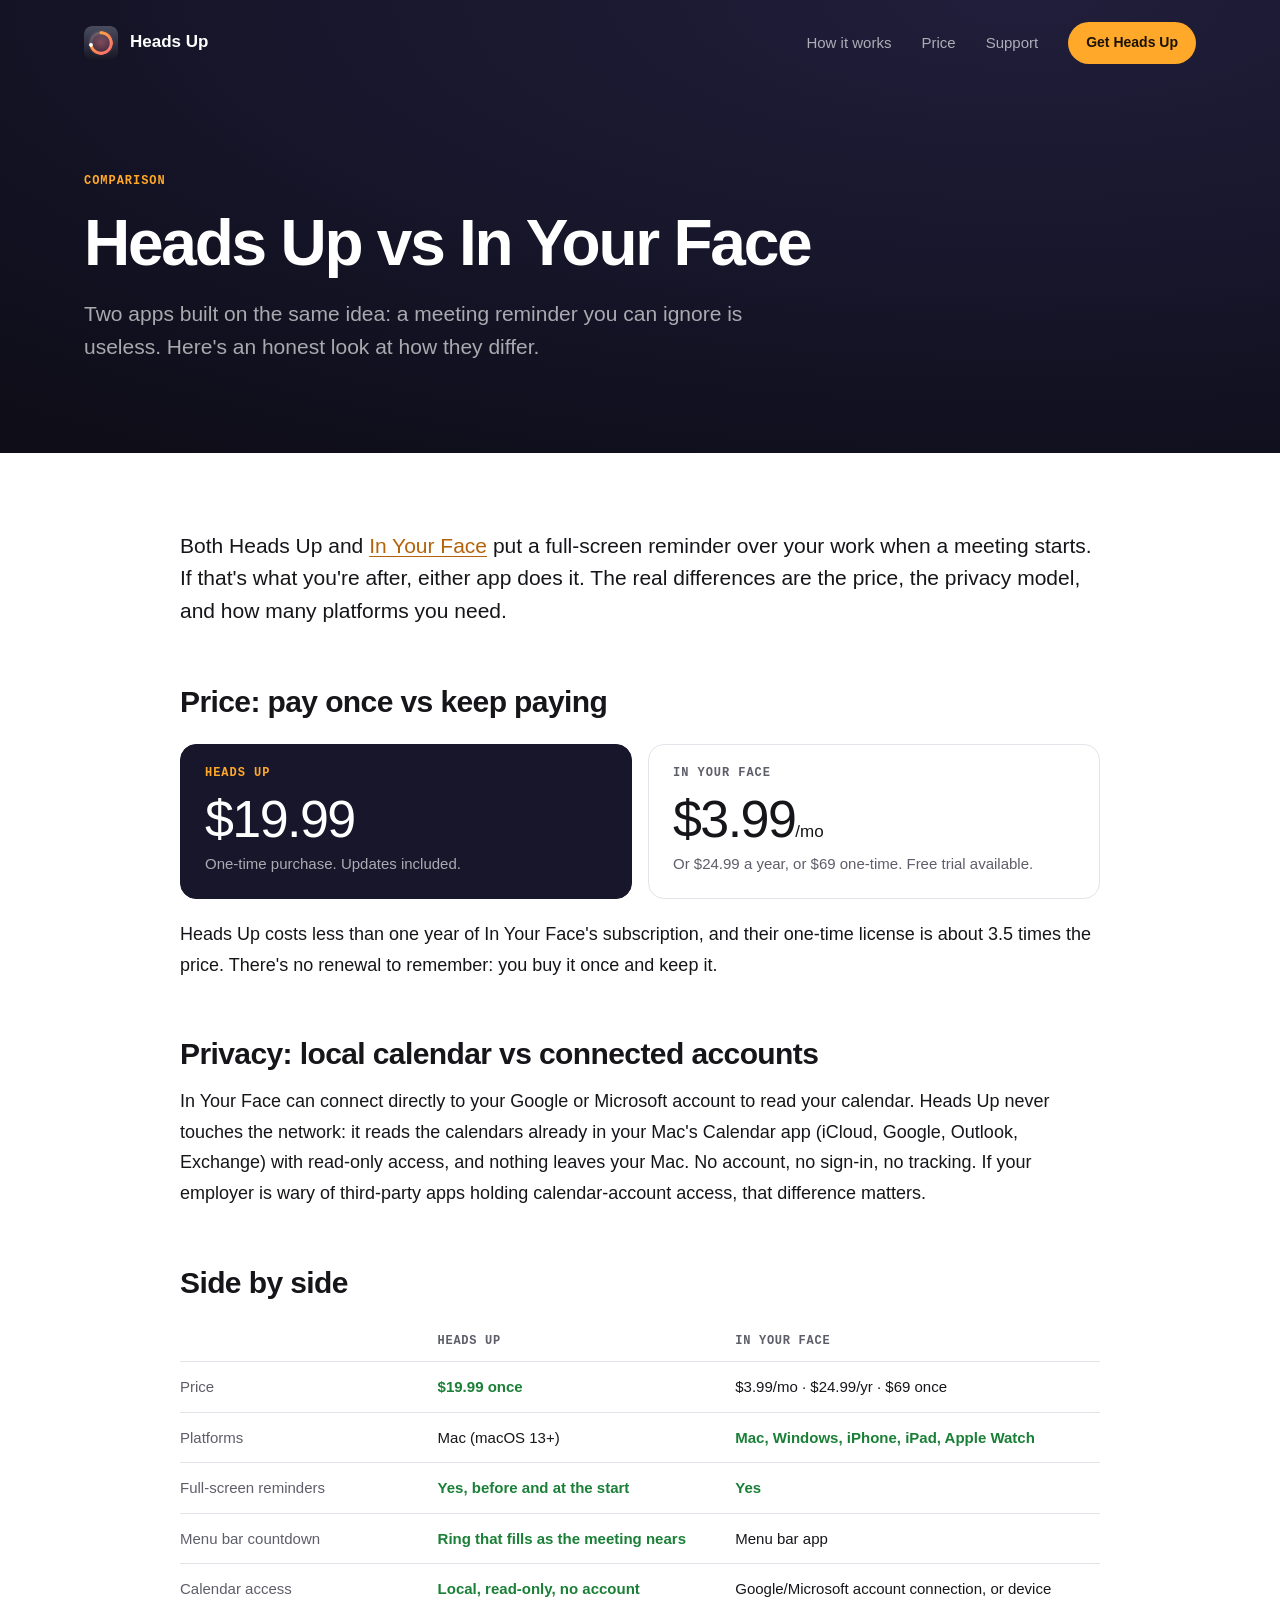
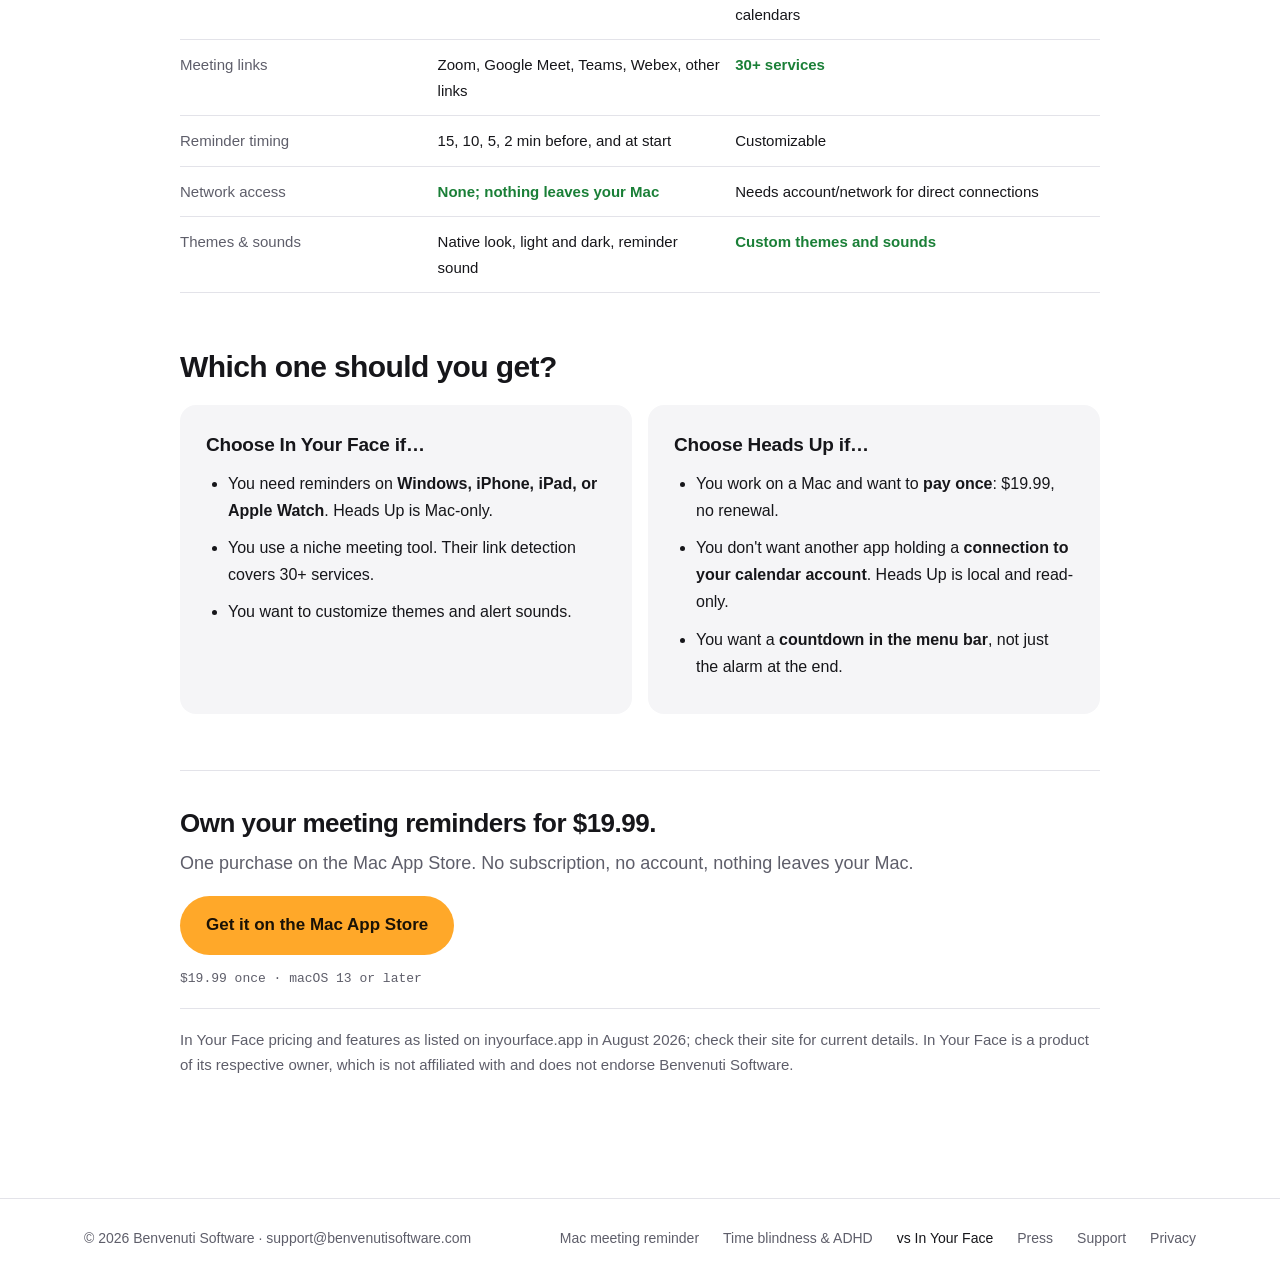
<file: vs-in-your-face.html>
<!DOCTYPE html>
<html lang="en">
<head>
<meta charset="utf-8">
<meta name="viewport" content="width=device-width, initial-scale=1">
<title>Heads Up vs In Your Face — Mac Meeting Reminder Comparison</title>
<meta name="description" content="Both apps make meetings impossible to miss. Heads Up is $19.99 once with zero network access; In Your Face is subscription or $69, cross-platform. An honest comparison.">
<link rel="canonical" href="https://headsup.benvenutisoftware.com/vs-in-your-face">
<link rel="icon" href="./favicon.svg" type="image/svg+xml">
<meta name="theme-color" content="#17162B">
<meta property="og:type" content="website">
<meta property="og:site_name" content="Heads Up">
<meta property="og:title" content="Heads Up vs In Your Face — Mac Meeting Reminder Comparison">
<meta property="og:description" content="Same idea: unmissable meeting reminders. Different price models and privacy stories. An honest side-by-side.">
<meta property="og:url" content="https://headsup.benvenutisoftware.com/vs-in-your-face">
<meta property="og:image" content="https://headsup.benvenutisoftware.com/social.png">
<meta name="twitter:card" content="summary_large_image">
<link rel="stylesheet" href="./site.css">
</head>
<body>

<header class="mast">
  <div class="wrap nav">
    <a class="brand" href="/"><img src="./press/icon.png" alt="" width="34" height="34">Heads Up</a>
    <nav class="nav-links" aria-label="Main">
      <a href="/#how">How it works</a>
      <a href="/#price">Price</a>
      <a href="./support">Support</a>
      <a class="get get-sm" href="https://apps.apple.com/app/apple-store/id6794951718?pt=427591&amp;ct=web-compare&amp;mt=8" target="_blank" rel="noopener">Get Heads Up</a>
    </nav>
  </div>
  <div class="wrap mast-body">
    <span class="label">Comparison</span>
    <h1>Heads Up vs In Your Face</h1>
    <p class="lede">Two apps built on the same idea: a meeting reminder you can ignore is useless. Here's an honest look at how they differ.</p>
  </div>
</header>

<main class="wrap article wide">
<p class="lead">Both Heads Up and <a href="https://www.inyourface.app" rel="nofollow">In Your Face</a> put a full-screen reminder over your work when a meeting starts. If that's what you're after, either app does it. The real differences are the price, the privacy model, and how many platforms you need.</p>

<h2>Price: pay once vs keep paying</h2>
<div class="price-cards">
  <div class="price-card mine">
    <div class="name">Heads Up</div>
    <div class="amount">$19.99</div>
    <div class="note">One-time purchase. Updates included.</div>
  </div>
  <div class="price-card">
    <div class="name">In Your Face</div>
    <div class="amount">$3.99<small>/mo</small></div>
    <div class="note">Or $24.99 a year, or $69 one-time. Free trial available.</div>
  </div>
</div>
<p>Heads Up costs less than one year of In Your Face's subscription, and their one-time license is about 3.5 times the price. There's no renewal to remember: you buy it once and keep it.</p>

<h2>Privacy: local calendar vs connected accounts</h2>
<p>In Your Face can connect directly to your Google or Microsoft account to read your calendar. Heads Up never touches the network: it reads the calendars already in your Mac's Calendar app (iCloud, Google, Outlook, Exchange) with read-only access, and nothing leaves your Mac. No account, no sign-in, no tracking. If your employer is wary of third-party apps holding calendar-account access, that difference matters.</p>

<h2>Side by side</h2>
<div class="table-scroll">
<table>
  <tr><th></th><th>Heads Up</th><th>In Your Face</th></tr>
  <tr><td>Price</td><td class="yes">$19.99 once</td><td>$3.99/mo · $24.99/yr · $69 once</td></tr>
  <tr><td>Platforms</td><td>Mac (macOS 13+)</td><td class="yes">Mac, Windows, iPhone, iPad, Apple Watch</td></tr>
  <tr><td>Full-screen reminders</td><td class="yes">Yes, before and at the start</td><td class="yes">Yes</td></tr>
  <tr><td>Menu bar countdown</td><td class="yes">Ring that fills as the meeting nears</td><td>Menu bar app</td></tr>
  <tr><td>Calendar access</td><td class="yes">Local, read-only, no account</td><td>Google/Microsoft account connection, or device calendars</td></tr>
  <tr><td>Meeting links</td><td>Zoom, Google Meet, Teams, Webex, other links</td><td class="yes">30+ services</td></tr>
  <tr><td>Reminder timing</td><td>15, 10, 5, 2 min before, and at start</td><td>Customizable</td></tr>
  <tr><td>Network access</td><td class="yes">None; nothing leaves your Mac</td><td>Needs account/network for direct connections</td></tr>
  <tr><td>Themes &amp; sounds</td><td>Native look, light and dark, reminder sound</td><td class="yes">Custom themes and sounds</td></tr>
</table>
</div>

<h2>Which one should you get?</h2>
<div class="choose">
  <section>
    <h3>Choose In Your Face if…</h3>
    <ul>
      <li>You need reminders on <strong>Windows, iPhone, iPad, or Apple Watch</strong>. Heads Up is Mac-only.</li>
      <li>You use a niche meeting tool. Their link detection covers 30+ services.</li>
      <li>You want to customize themes and alert sounds.</li>
    </ul>
  </section>
  <section>
    <h3>Choose Heads Up if…</h3>
    <ul>
      <li>You work on a Mac and want to <strong>pay once</strong>: $19.99, no renewal.</li>
      <li>You don't want another app holding a <strong>connection to your calendar account</strong>. Heads Up is local and read-only.</li>
      <li>You want a <strong>countdown in the menu bar</strong>, not just the alarm at the end.</li>
    </ul>
  </section>
</div>

<div class="cta-block">
  <div class="big">Own your meeting reminders for $19.99.</div>
  <p>One purchase on the Mac App Store. No subscription, no account, nothing leaves your Mac.</p>
  <a class="get" href="https://apps.apple.com/app/apple-store/id6794951718?pt=427591&amp;ct=web-compare&amp;mt=8" target="_blank" rel="noopener">Get it on the Mac App Store</a>
  <p class="fine">$19.99 once · macOS 13 or later</p>
</div>

<p class="disclaimer">In Your Face pricing and features as listed on inyourface.app in August 2026; check their site for current details. In Your Face is a product of its respective owner, which is not affiliated with and does not endorse Benvenuti Software.</p>
</main>

<footer>
  <div class="wrap foot">
    <span>© 2026 Benvenuti Software · <a href="mailto:support@benvenutisoftware.com">support@benvenutisoftware.com</a></span>
    <nav aria-label="Footer">
      <a href="./mac-meeting-reminder">Mac meeting reminder</a>
      <a href="./time-blindness">Time blindness &amp; ADHD</a>
      <a href="./vs-in-your-face" aria-current="page">vs In Your Face</a>
      <a href="./press">Press</a>
      <a href="./support">Support</a>
      <a href="./privacy">Privacy</a>
    </nav>
  </div>
</footer>

<!-- Cloudflare Web Analytics --><script type='module' src='https://static.cloudflareinsights.com/beacon.min.js' data-cf-beacon='{"token": "0b0d71506e574d80b046dca130797587"}'></script><!-- End Cloudflare Web Analytics -->
</body>
</html>
</file>
<file: site.css>
/* Shared styles for the subpages. Tokens match index.html: dusk masthead,
   SF throughout (no web fonts), SF Mono for
   labels, and the app's countdown colours used only where they mean time. */
:root {
  --dusk: #17162B; --dusk-2: #201E3A; --night: #0E0D18;
  --paper: #F5F5F7; --white: #FFFFFF; --ink: #16161A; --muted: #5E5E6A; --line: #E3E3E9;
  --amber: #FFA829; --link: #B5630A; --join: #0A84FF; --yes: #1A7F37;
  --on-dark-2: rgba(255,255,255,.64);
  --sans: -apple-system, BlinkMacSystemFont, "SF Pro Text", "Segoe UI", Roboto, Helvetica, Arial, sans-serif;
  --mono: ui-monospace, "SF Mono", SFMono-Regular, Menlo, Consolas, monospace;
  --gutter: clamp(20px, 5vw, 72px);
}
* { box-sizing: border-box; }
html { -webkit-text-size-adjust: 100%; }
body { margin: 0; background: var(--white); color: var(--ink); font: 18px/1.7 var(--sans); -webkit-font-smoothing: antialiased; }
img { display: block; max-width: 100%; height: auto; }
:focus-visible { outline: 3px solid var(--amber); outline-offset: 3px; border-radius: 6px; }
a { color: var(--link); text-decoration-thickness: 1px; text-underline-offset: 3px; }
.wrap { max-width: 1240px; margin: 0 auto; padding: 0 var(--gutter); }
.label { font: 600 12px/1 var(--mono); letter-spacing: .08em; text-transform: uppercase; }

.get {
  display: inline-flex; align-items: center; text-decoration: none; background: var(--amber); color: #1A1206;
  font-weight: 650; font-size: 17px; padding: 15px 26px; border-radius: 999px; transition: background .15s;
}
.get:hover { background: #FFB64A; }
.get-sm { font-size: 14px; padding: 9px 18px; }

/* ---------- Masthead ---------- */
.mast { background: radial-gradient(120% 120% at 80% 0%, var(--dusk-2) 0%, var(--dusk) 50%, var(--night) 100%); color: #fff; }
.nav { display: flex; align-items: center; justify-content: space-between; gap: 16px; padding-top: 22px; padding-bottom: 22px; }
.brand { display: flex; align-items: center; gap: 12px; font-weight: 650; font-size: 17px; text-decoration: none; color: #fff; }
.brand img { width: 34px; height: 34px; border-radius: 8px; }
.nav-links { display: flex; align-items: center; gap: 30px; font-size: 15px; }
.nav-links a:not(.get) { color: var(--on-dark-2); text-decoration: none; }
.nav-links a:not(.get):hover, .nav-links a[aria-current] { color: #fff; }
.mast-body { padding-top: clamp(36px, 6vw, 80px); padding-bottom: clamp(48px, 7vw, 96px); }
.mast-body .label { color: var(--amber); }
.mast h1 { margin: 18px 0 0; max-width: 18em; font-size: clamp(36px, 5vw, 64px); line-height: 1.02; letter-spacing: -.035em; font-weight: 750; }
.mast .lede { margin: 22px 0 0; max-width: 34em; font-size: clamp(18px, 1.7vw, 21px); line-height: 1.55; color: var(--on-dark-2); }

/* ---------- Article ---------- */
.article { max-width: calc(760px + 2 * var(--gutter)); padding-top: clamp(48px, 6vw, 80px); padding-bottom: clamp(64px, 8vw, 112px); }
.article.wide { max-width: calc(920px + 2 * var(--gutter)); }
.article > :first-child { margin-top: 0; }
.article h2 { margin: 56px 0 14px; font-size: clamp(24px, 2.4vw, 30px); line-height: 1.2; letter-spacing: -.02em; font-weight: 700; }
.article h3 { margin: 0 0 8px; font-size: 19px; font-weight: 650; letter-spacing: -.01em; }
.article p { margin: 0 0 18px; }
.article ul { margin: 0 0 18px; padding-left: 22px; }
.article li { margin-bottom: 10px; }
.article strong { font-weight: 650; }
.article .lead { font-size: 21px; line-height: 1.55; }
.muted { color: var(--muted); }

.callout { background: var(--paper); border-radius: 16px; padding: 24px 28px; margin: 32px 0; }
.callout > :last-child { margin-bottom: 0; }
.callout h2 { margin-top: 0; }
.cta-block { margin: 56px 0 0; padding: 36px 0 0; border-top: 1px solid var(--line); }
.cta-block .big { font-size: 26px; font-weight: 700; letter-spacing: -.02em; line-height: 1.25; margin-bottom: 8px; }
.cta-block p { color: var(--muted); }
.fine { font: 500 13px/1.6 var(--mono); color: var(--muted); }
.cta-block .fine { margin-top: 14px; }
.disclaimer { margin-top: 48px; padding-top: 18px; border-top: 1px solid var(--line); font-size: 15px; color: var(--muted); }

/* Q&A (support) */
.qa { margin: 0; }
.qa dt { margin-top: 32px; font-size: 19px; font-weight: 650; letter-spacing: -.01em; }
.qa dd { margin: 8px 0 0; }

/* Key/value facts (press, mac page) */
.facts { margin: 20px 0 28px; border-top: 1px solid var(--line); }
.facts .row { display: grid; grid-template-columns: 190px minmax(0, 1fr); gap: 16px; padding: 12px 0; border-bottom: 1px solid var(--line); font-size: 16px; }
.facts .k { font: 600 12px/1.9 var(--mono); letter-spacing: .06em; text-transform: uppercase; color: var(--muted); }

/* Feature list (mac page) */
.features { margin: 8px 0 0; }
.features div { padding: 18px 0; border-top: 1px solid var(--line); }
.features dt { font-weight: 650; }
.features dd { margin: 4px 0 0; color: var(--muted); }

/* Comparison */
.price-cards { display: grid; grid-template-columns: repeat(2, minmax(0, 1fr)); gap: 16px; margin: 24px 0 20px; }
.price-card { border: 1px solid var(--line); border-radius: 16px; padding: 22px 24px; }
.price-card.mine { background: var(--dusk); border-color: var(--dusk); color: #fff; }
.price-card .name { font: 600 12px/1 var(--mono); letter-spacing: .08em; text-transform: uppercase; color: var(--muted); }
.price-card.mine .name { color: var(--amber); }
.price-card .amount { margin: 14px 0 6px; font-size: 52px; font-weight: 100; line-height: 1; letter-spacing: -.03em; font-variant-numeric: tabular-nums; }
.price-card .amount small { font-size: 17px; font-weight: 500; letter-spacing: 0; }
.price-card .note { font-size: 15px; color: var(--muted); }
.price-card.mine .note { color: var(--on-dark-2); }
.table-scroll { overflow-x: auto; margin: 20px 0 8px; }
table { width: 100%; min-width: 560px; border-collapse: collapse; font-size: 15px; }
th, td { text-align: left; padding: 12px 14px 12px 0; border-bottom: 1px solid var(--line); vertical-align: top; }
th { font: 600 12px/1.4 var(--mono); letter-spacing: .06em; text-transform: uppercase; color: var(--muted); }
td:first-child { color: var(--muted); width: 28%; }
.yes { color: var(--yes); font-weight: 600; }
.choose { display: grid; grid-template-columns: repeat(2, minmax(0, 1fr)); gap: 16px; margin: 20px 0 0; }
.choose section { background: var(--paper); border-radius: 16px; padding: 24px 26px; }
.choose ul { margin: 0; }
.choose li { font-size: 16px; }

/* Press */
.shots { display: grid; grid-template-columns: repeat(2, minmax(0, 1fr)); gap: 16px; margin: 20px 0; }
.shots a { display: block; border-radius: 12px; overflow: hidden; box-shadow: 0 10px 30px rgba(23,22,43,.14); }
.boiler { margin: 10px 0 24px; padding: 4px 0 4px 20px; border-left: 3px solid var(--amber); }
.assets { display: flex; flex-wrap: wrap; gap: 10px; margin: 16px 0; }
.assets a { border: 1px solid var(--line); border-radius: 999px; padding: 9px 18px; font-size: 15px; font-weight: 600; color: var(--ink); text-decoration: none; }
.assets a:hover { border-color: var(--amber); }

/* ---------- Footer (matches index.html) ---------- */
footer { border-top: 1px solid var(--line); }
.foot { display: flex; justify-content: space-between; gap: 16px 32px; flex-wrap: wrap; padding-top: 28px; padding-bottom: 36px; font-size: 14px; color: var(--muted); }
.foot nav { display: flex; gap: 10px 24px; flex-wrap: wrap; }
.foot a { color: inherit; text-decoration: none; }
.foot a:hover, .foot a[aria-current] { color: var(--ink); }

@media (max-width: 760px) {
  .nav-links a:not(.get) { display: none; }
  .price-cards, .choose, .shots { grid-template-columns: minmax(0, 1fr); }
  .facts .row { grid-template-columns: minmax(0, 1fr); gap: 2px; }
}
</file>
